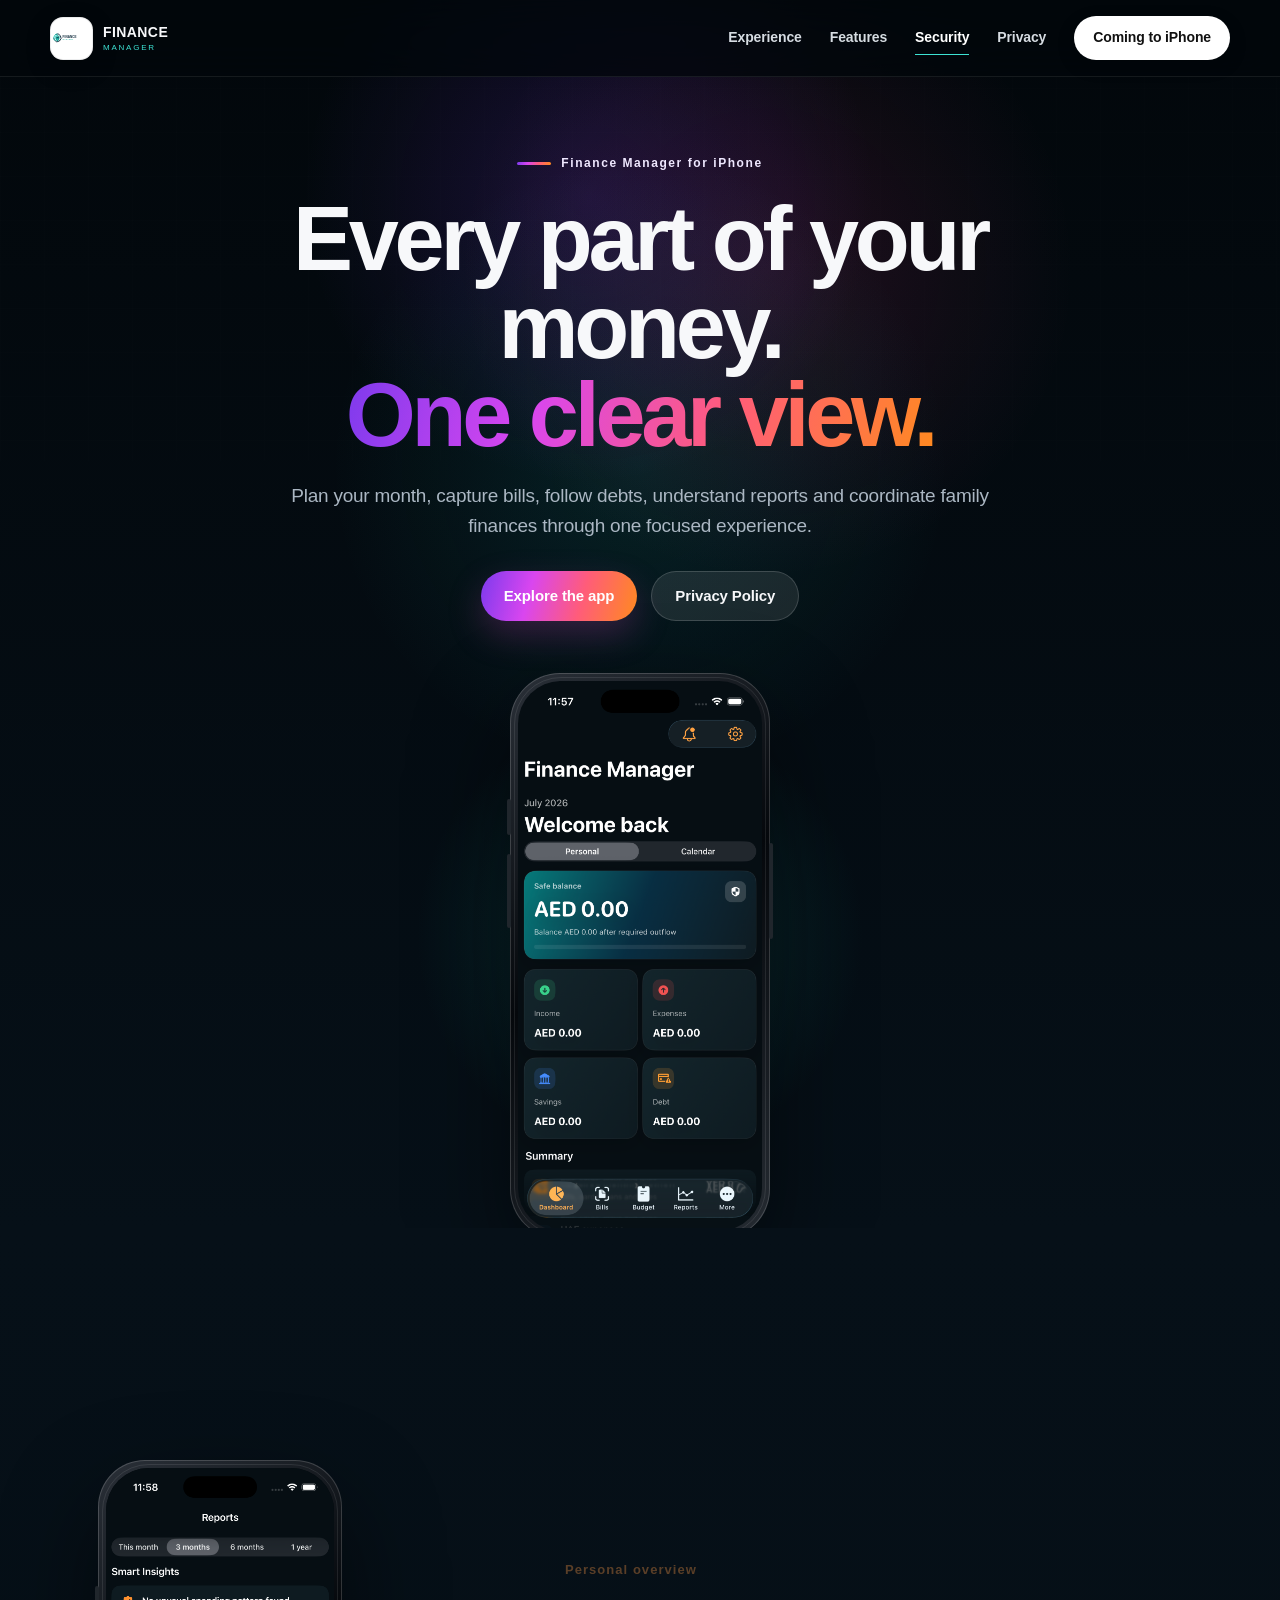
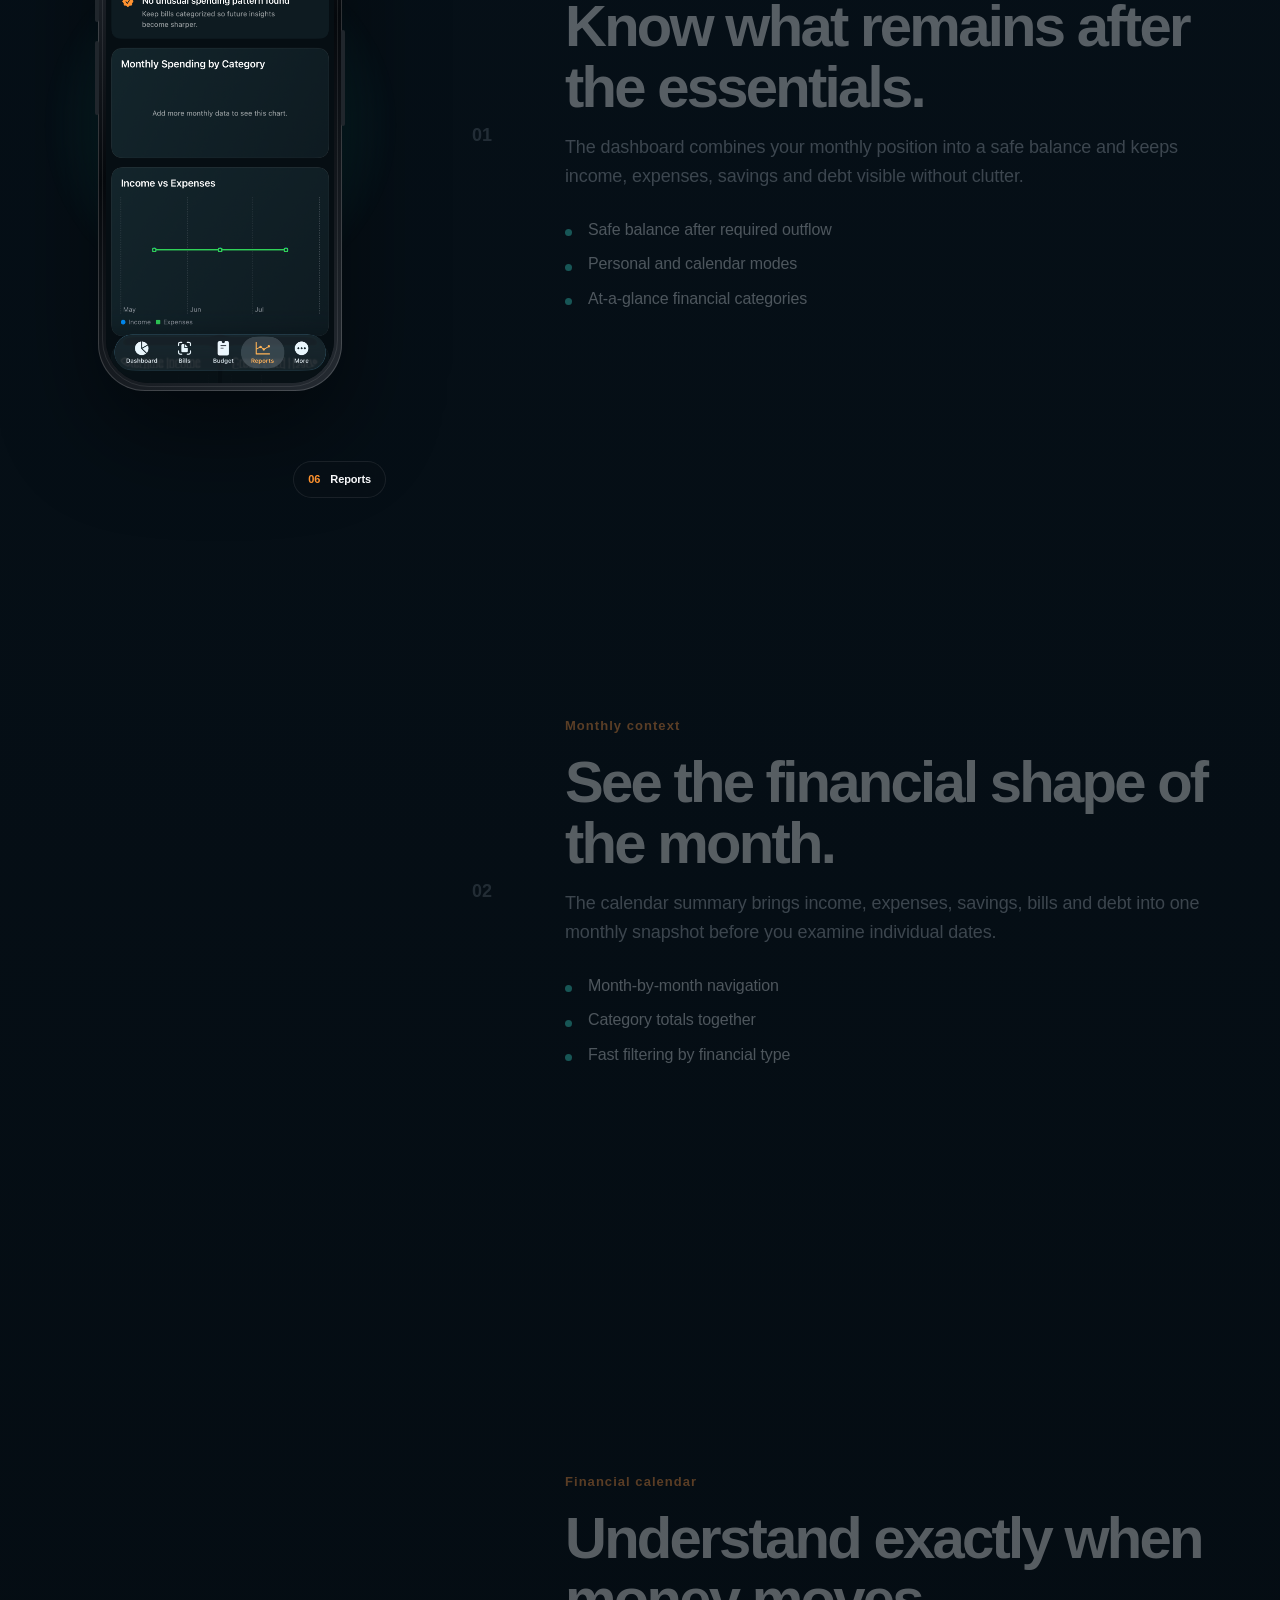
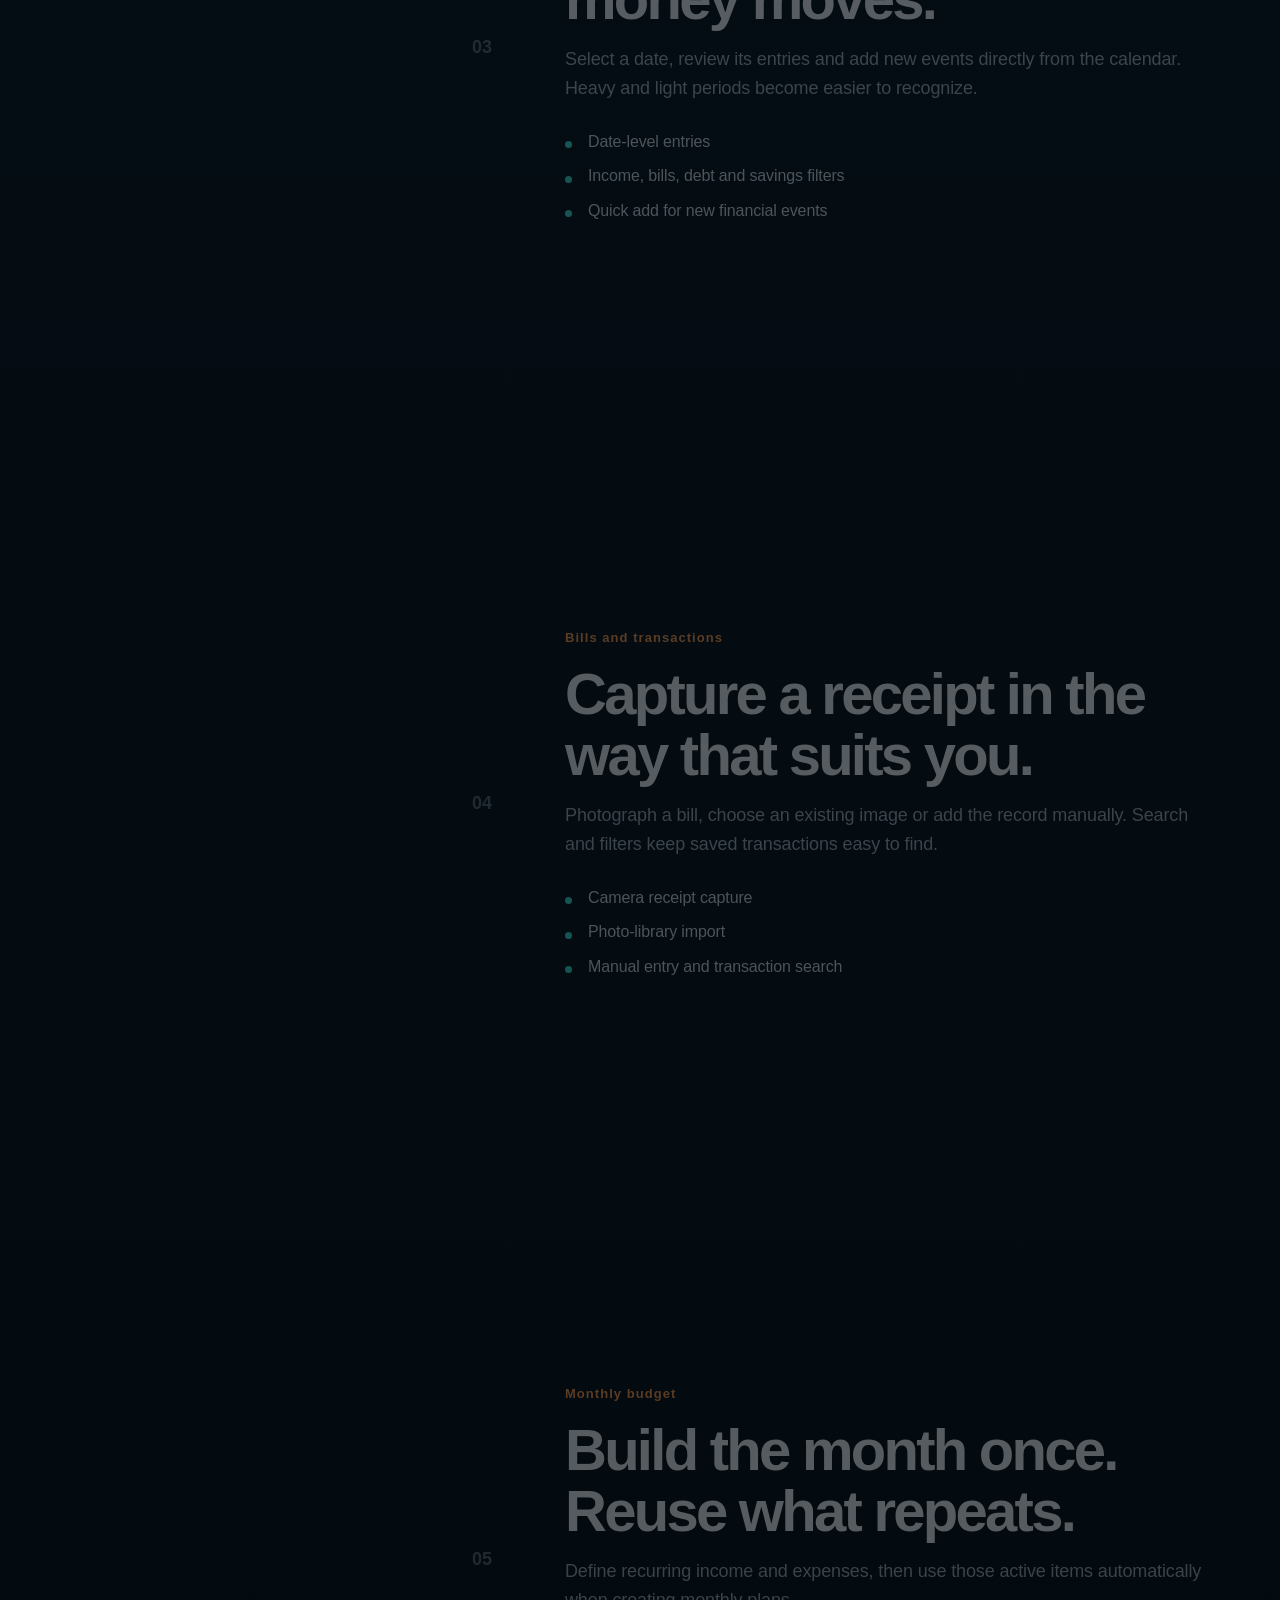
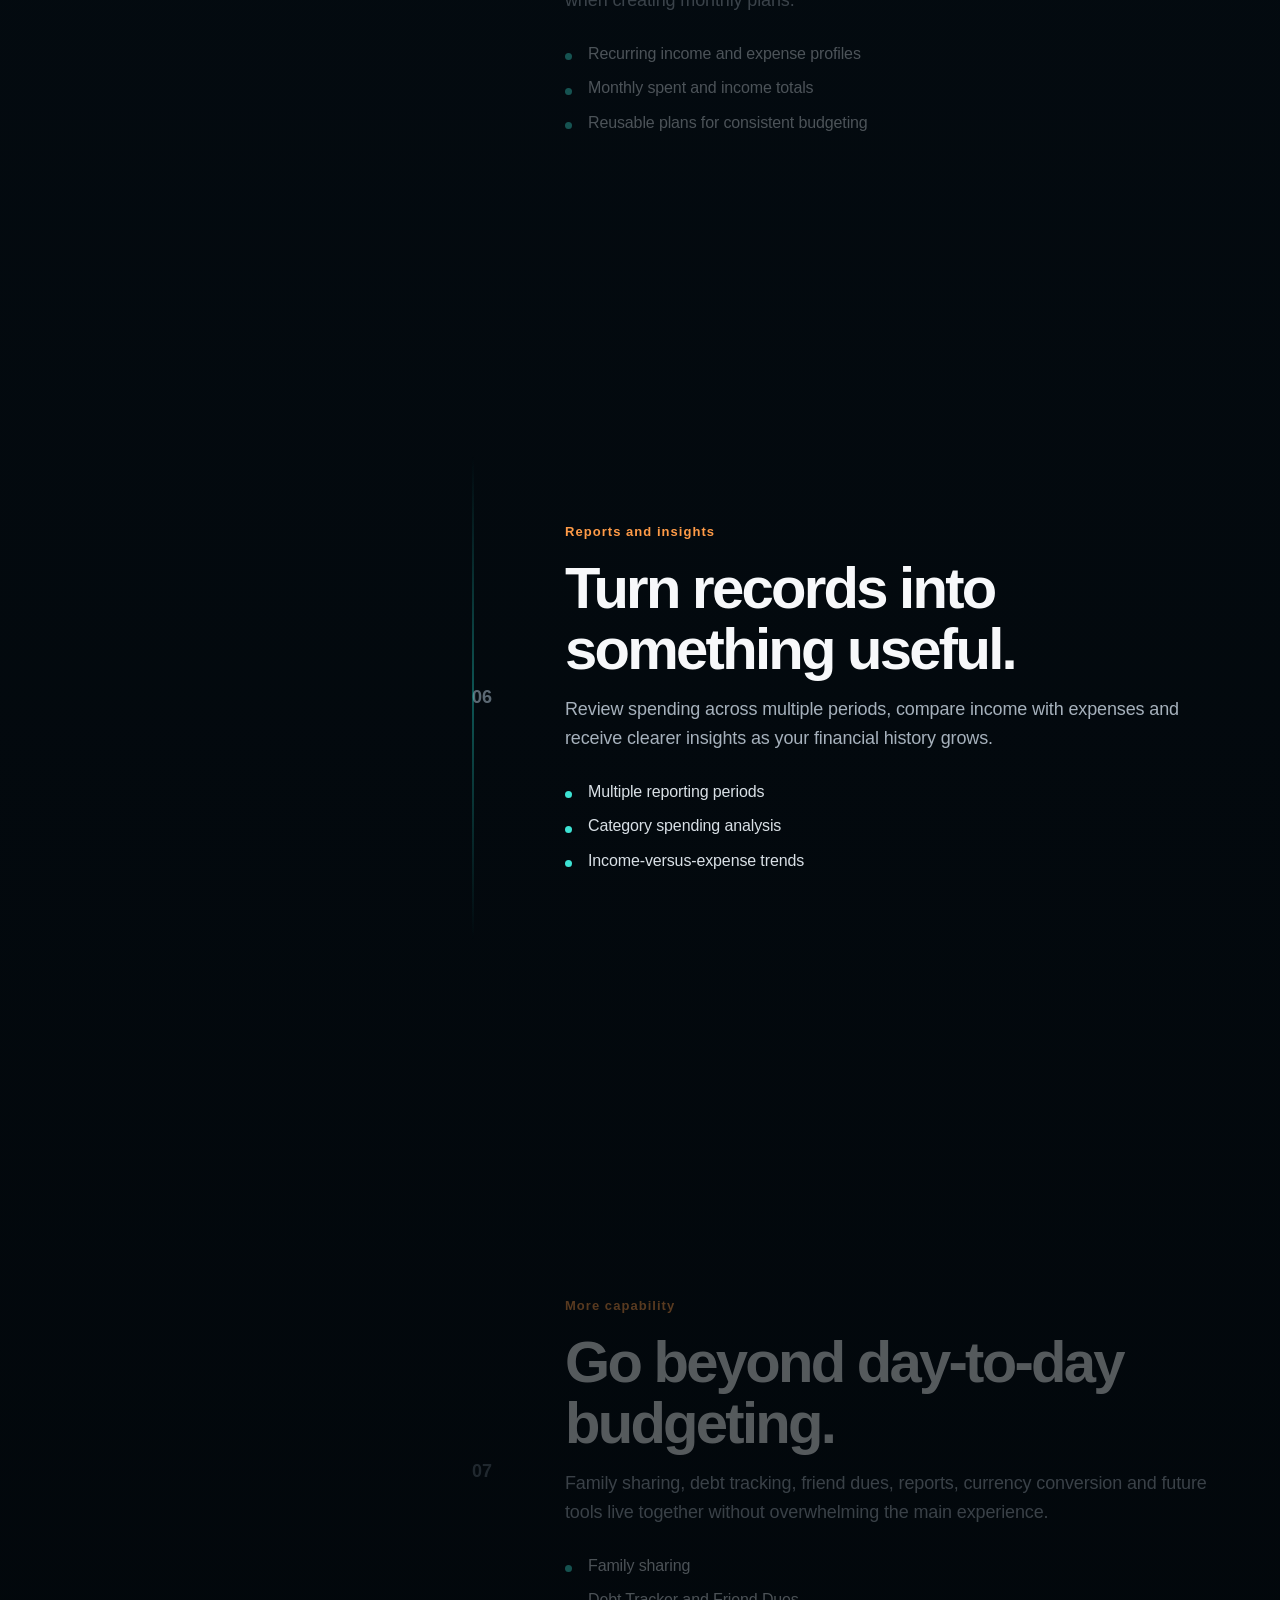
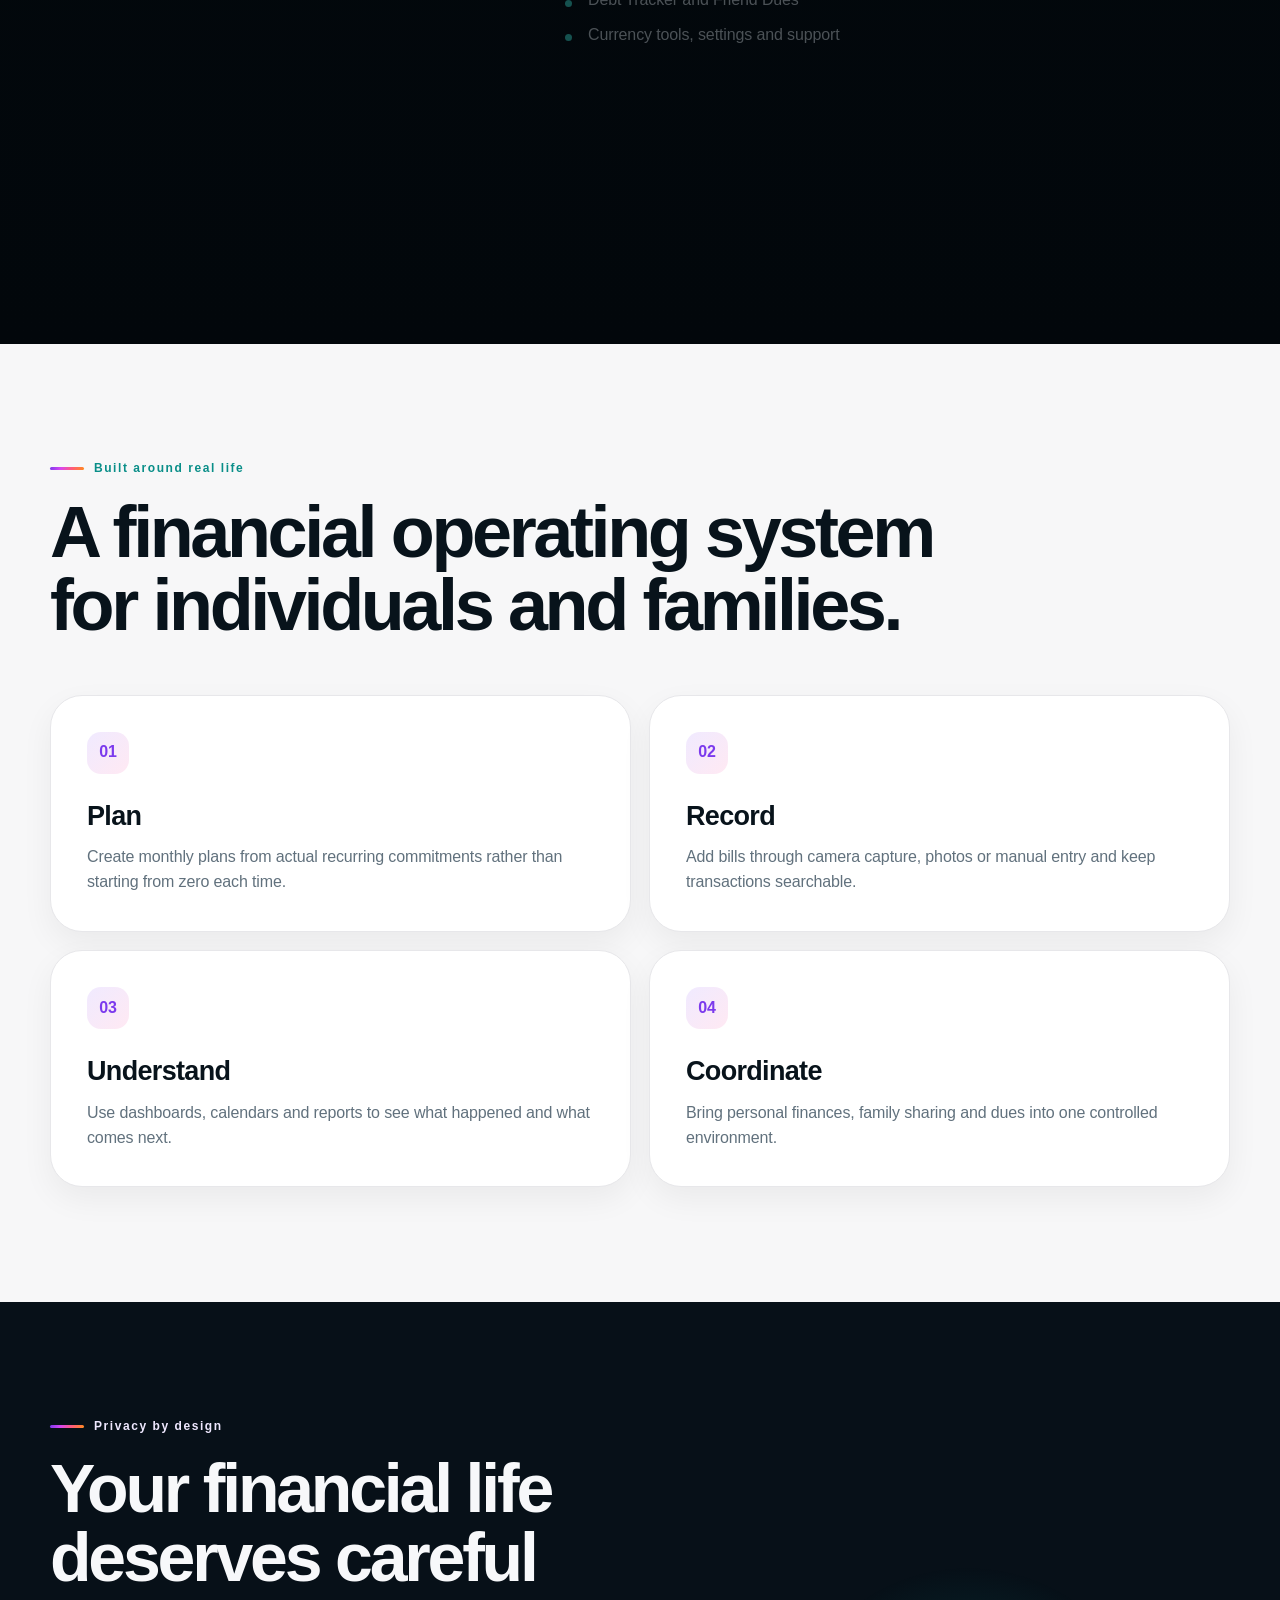
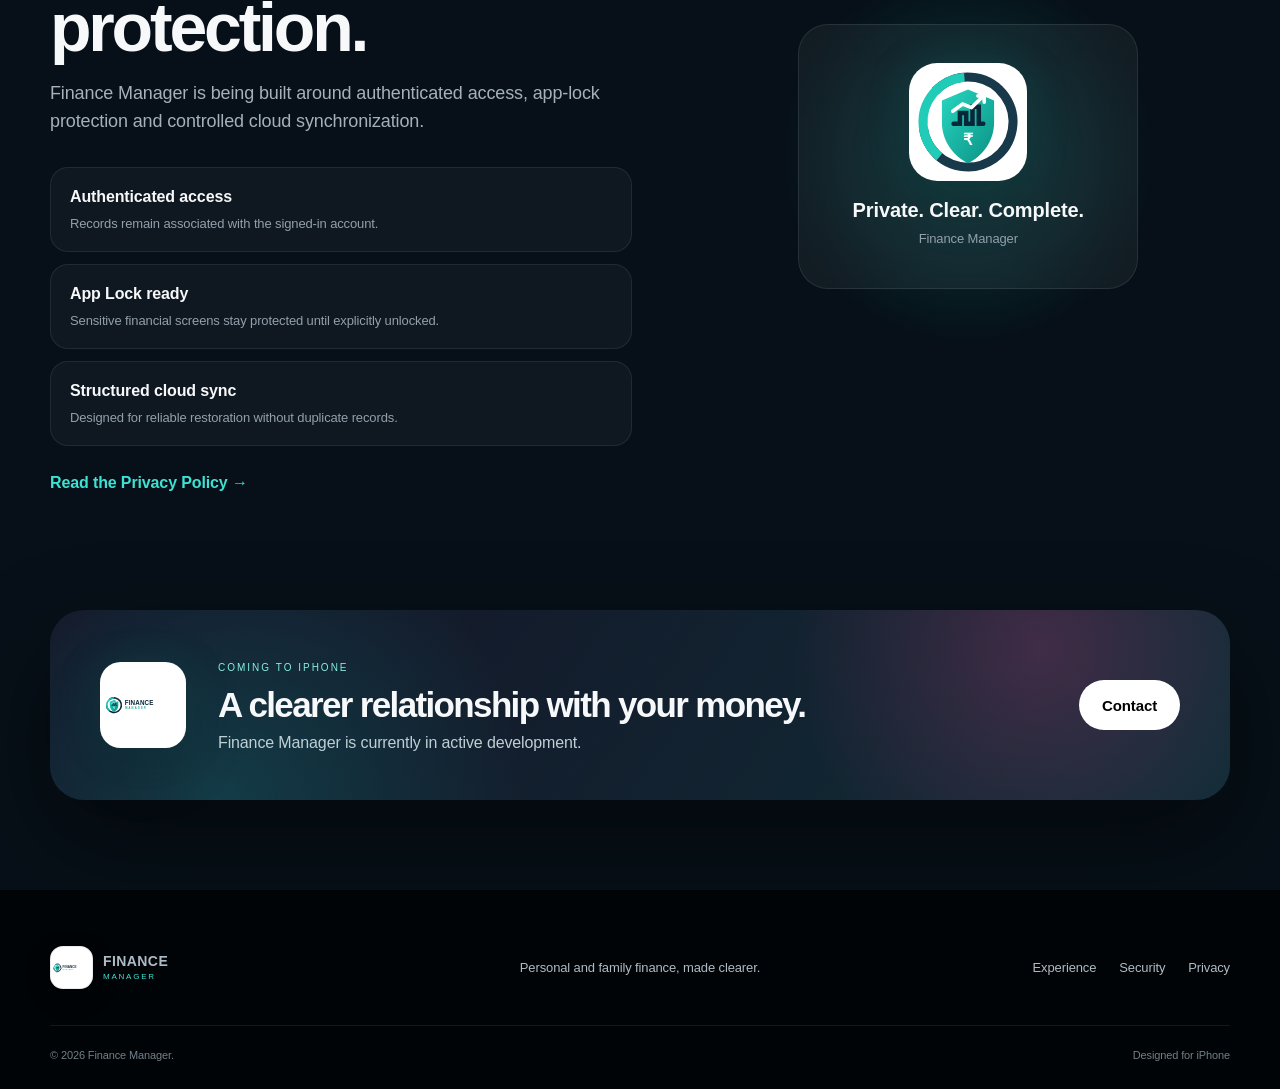
<file: index.html>
<!DOCTYPE html>
<html lang="en">
<head>
  <meta charset="UTF-8" />
  <meta name="viewport" content="width=device-width, initial-scale=1.0" />
  <meta name="description" content="Finance Manager is a private iPhone app for budgets, bills, debt, reports, recurring expenses and family finances." />
  <meta name="theme-color" content="#02070b" />
  <meta property="og:title" content="Finance Manager — Your complete financial picture" />
  <meta property="og:description" content="See Finance Manager in action through its real iPhone interface." />
  <meta property="og:type" content="website" />
  <title>Finance Manager — Your complete financial picture</title>
  <link rel="icon" href="assets/favicon.svg" type="image/svg+xml" />
  <link rel="stylesheet" href="styles.css" />
</head>
<body>
  <header class="site-header" id="top">
    <div class="container nav-wrap">
      <a class="brand" href="#top" aria-label="Finance Manager home">
        <img src="assets/logo.svg" alt="" width="42" height="42" />
        <span><strong>Finance</strong><small>Manager</small></span>
      </a>
      <button class="menu-button" aria-label="Open navigation" aria-expanded="false">☰</button>
      <nav class="nav-links" aria-label="Main navigation">
        <a href="#experience">Experience</a>
        <a href="#features">Features</a>
        <a href="#security">Security</a>
        <a href="privacy.html">Privacy</a>
        <a class="nav-cta" href="#download">Coming to iPhone</a>
      </nav>
    </div>
  </header>

  <main>
    <section class="hero">
      <div class="hero-grid-pattern"></div>
      <div class="container hero-content">
        <div class="eyebrow center"><span></span> Finance Manager for iPhone</div>
        <h1>Every part of your money.<br /><em>One clear view.</em></h1>
        <p>
          Plan your month, capture bills, follow debts, understand reports and coordinate family finances through one focused experience.
        </p>
        <div class="hero-actions">
          <a class="button primary" href="#experience">Explore the app</a>
          <a class="button ghost" href="privacy.html">Privacy Policy</a>
        </div>
      </div>
      <div class="container hero-phone-wrap">
        <div class="hero-halo"></div>
        <div class="iphone iphone-hero">
          <div class="iphone-side left-one"></div><div class="iphone-side left-two"></div><div class="iphone-side right-one"></div>
          <div class="iphone-screen"><img src="assets/screens/dashboard.png" alt="Finance Manager dashboard screen" /></div>
        </div>
      </div>
    </section>

    <section class="story" id="experience">
      <div class="container story-layout">
        <div class="phone-column">
          <div class="phone-sticky">
            <div class="phone-glow"></div>
            <div class="iphone story-phone">
              <div class="iphone-side left-one"></div><div class="iphone-side left-two"></div><div class="iphone-side right-one"></div>
              <div class="iphone-screen screen-stack" aria-live="polite">
                <img class="app-screen active" data-screen="dashboard" src="assets/screens/dashboard.png" alt="Finance Manager personal dashboard" />
                <img class="app-screen" data-screen="calendar-summary" src="assets/screens/calendar-summary.png" alt="Finance Manager calendar summary" />
                <img class="app-screen" data-screen="calendar" src="assets/screens/calendar.png" alt="Finance Manager financial calendar" />
                <img class="app-screen" data-screen="bills" src="assets/screens/bills.png" alt="Finance Manager bills and transactions" />
                <img class="app-screen" data-screen="budget" src="assets/screens/budget.png" alt="Finance Manager monthly budget" />
                <img class="app-screen" data-screen="reports" src="assets/screens/reports.png" alt="Finance Manager reports" />
                <img class="app-screen" data-screen="more" src="assets/screens/more.png" alt="Finance Manager tools and accounts" />
              </div>
            </div>
            <div class="screen-caption"><span id="screen-number">01</span><strong id="screen-name">Dashboard</strong></div>
          </div>
        </div>

        <div class="story-copy">
          <article class="story-step active" data-screen="dashboard" data-label="Dashboard" data-number="01">
            <span class="step-number">01</span>
            <div>
              <div class="step-kicker">Personal overview</div>
              <h2>Know what remains after the essentials.</h2>
              <p>The dashboard combines your monthly position into a safe balance and keeps income, expenses, savings and debt visible without clutter.</p>
              <ul><li>Safe balance after required outflow</li><li>Personal and calendar modes</li><li>At-a-glance financial categories</li></ul>
            </div>
          </article>

          <article class="story-step" data-screen="calendar-summary" data-label="Calendar Summary" data-number="02">
            <span class="step-number">02</span>
            <div>
              <div class="step-kicker">Monthly context</div>
              <h2>See the financial shape of the month.</h2>
              <p>The calendar summary brings income, expenses, savings, bills and debt into one monthly snapshot before you examine individual dates.</p>
              <ul><li>Month-by-month navigation</li><li>Category totals together</li><li>Fast filtering by financial type</li></ul>
            </div>
          </article>

          <article class="story-step" data-screen="calendar" data-label="Calendar" data-number="03">
            <span class="step-number">03</span>
            <div>
              <div class="step-kicker">Financial calendar</div>
              <h2>Understand exactly when money moves.</h2>
              <p>Select a date, review its entries and add new events directly from the calendar. Heavy and light periods become easier to recognize.</p>
              <ul><li>Date-level entries</li><li>Income, bills, debt and savings filters</li><li>Quick add for new financial events</li></ul>
            </div>
          </article>

          <article class="story-step" data-screen="bills" data-label="Bills" data-number="04">
            <span class="step-number">04</span>
            <div>
              <div class="step-kicker">Bills and transactions</div>
              <h2>Capture a receipt in the way that suits you.</h2>
              <p>Photograph a bill, choose an existing image or add the record manually. Search and filters keep saved transactions easy to find.</p>
              <ul><li>Camera receipt capture</li><li>Photo-library import</li><li>Manual entry and transaction search</li></ul>
            </div>
          </article>

          <article class="story-step" data-screen="budget" data-label="Budget" data-number="05">
            <span class="step-number">05</span>
            <div>
              <div class="step-kicker">Monthly budget</div>
              <h2>Build the month once. Reuse what repeats.</h2>
              <p>Define recurring income and expenses, then use those active items automatically when creating monthly plans.</p>
              <ul><li>Recurring income and expense profiles</li><li>Monthly spent and income totals</li><li>Reusable plans for consistent budgeting</li></ul>
            </div>
          </article>

          <article class="story-step" data-screen="reports" data-label="Reports" data-number="06">
            <span class="step-number">06</span>
            <div>
              <div class="step-kicker">Reports and insights</div>
              <h2>Turn records into something useful.</h2>
              <p>Review spending across multiple periods, compare income with expenses and receive clearer insights as your financial history grows.</p>
              <ul><li>Multiple reporting periods</li><li>Category spending analysis</li><li>Income-versus-expense trends</li></ul>
            </div>
          </article>

          <article class="story-step" data-screen="more" data-label="More" data-number="07">
            <span class="step-number">07</span>
            <div>
              <div class="step-kicker">More capability</div>
              <h2>Go beyond day-to-day budgeting.</h2>
              <p>Family sharing, debt tracking, friend dues, reports, currency conversion and future tools live together without overwhelming the main experience.</p>
              <ul><li>Family sharing</li><li>Debt Tracker and Friend Dues</li><li>Currency tools, settings and support</li></ul>
            </div>
          </article>
        </div>
      </div>
    </section>

    <section class="features" id="features">
      <div class="container">
        <div class="section-heading">
          <div class="eyebrow"><span></span> Built around real life</div>
          <h2>A financial operating system for individuals and families.</h2>
        </div>
        <div class="feature-grid">
          <article><b>01</b><h3>Plan</h3><p>Create monthly plans from actual recurring commitments rather than starting from zero each time.</p></article>
          <article><b>02</b><h3>Record</h3><p>Add bills through camera capture, photos or manual entry and keep transactions searchable.</p></article>
          <article><b>03</b><h3>Understand</h3><p>Use dashboards, calendars and reports to see what happened and what comes next.</p></article>
          <article><b>04</b><h3>Coordinate</h3><p>Bring personal finances, family sharing and dues into one controlled environment.</p></article>
        </div>
      </div>
    </section>

    <section class="security" id="security">
      <div class="container security-layout">
        <div>
          <div class="eyebrow"><span></span> Privacy by design</div>
          <h2>Your financial life deserves careful protection.</h2>
          <p>Finance Manager is being built around authenticated access, app-lock protection and controlled cloud synchronization.</p>
          <div class="security-list">
            <div><b>Authenticated access</b><span>Records remain associated with the signed-in account.</span></div>
            <div><b>App Lock ready</b><span>Sensitive financial screens stay protected until explicitly unlocked.</span></div>
            <div><b>Structured cloud sync</b><span>Designed for reliable restoration without duplicate records.</span></div>
          </div>
          <a class="text-link" href="privacy.html">Read the Privacy Policy →</a>
        </div>
        <div class="security-visual">
          <div class="orb"></div>
          <div class="security-card"><img src="assets/logo-mark.svg" alt="" /><strong>Private. Clear. Complete.</strong><span>Finance Manager</span></div>
        </div>
      </div>
    </section>

    <section class="download" id="download">
      <div class="container download-card">
        <img src="assets/logo.svg" alt="Finance Manager" />
        <div><span>COMING TO IPHONE</span><h2>A clearer relationship with your money.</h2><p>Finance Manager is currently in active development.</p></div>
        <a class="button white" href="mailto:contact@example.com">Contact</a>
      </div>
    </section>
  </main>

  <footer>
    <div class="container footer-grid">
      <a class="brand footer-brand" href="#top"><img src="assets/logo.svg" alt="" /><span><strong>Finance</strong><small>Manager</small></span></a>
      <p>Personal and family finance, made clearer.</p>
      <div class="footer-links"><a href="#experience">Experience</a><a href="#security">Security</a><a href="privacy.html">Privacy</a></div>
    </div>
    <div class="container footer-bottom"><span>© <span id="year"></span> Finance Manager.</span><span>Designed for iPhone</span></div>
  </footer>
  <script src="script.js"></script>
</body>
</html>
</file>
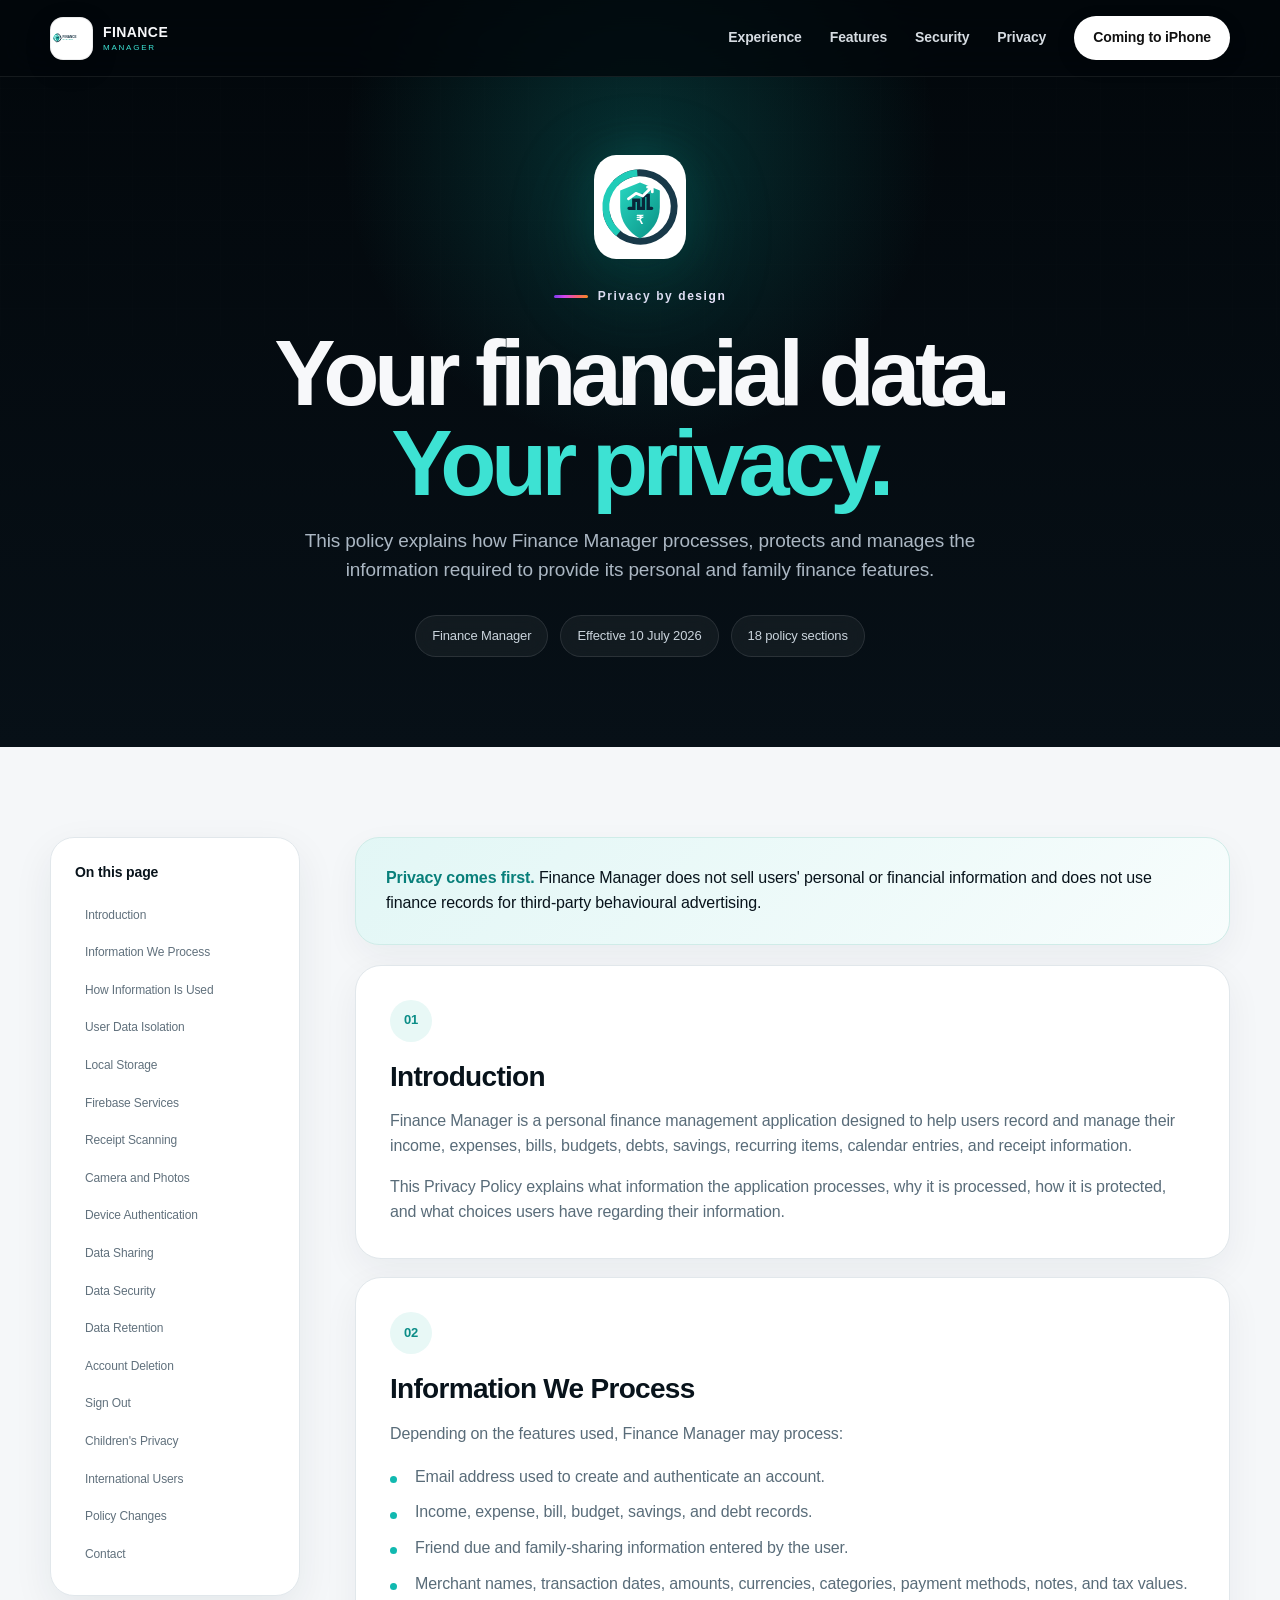
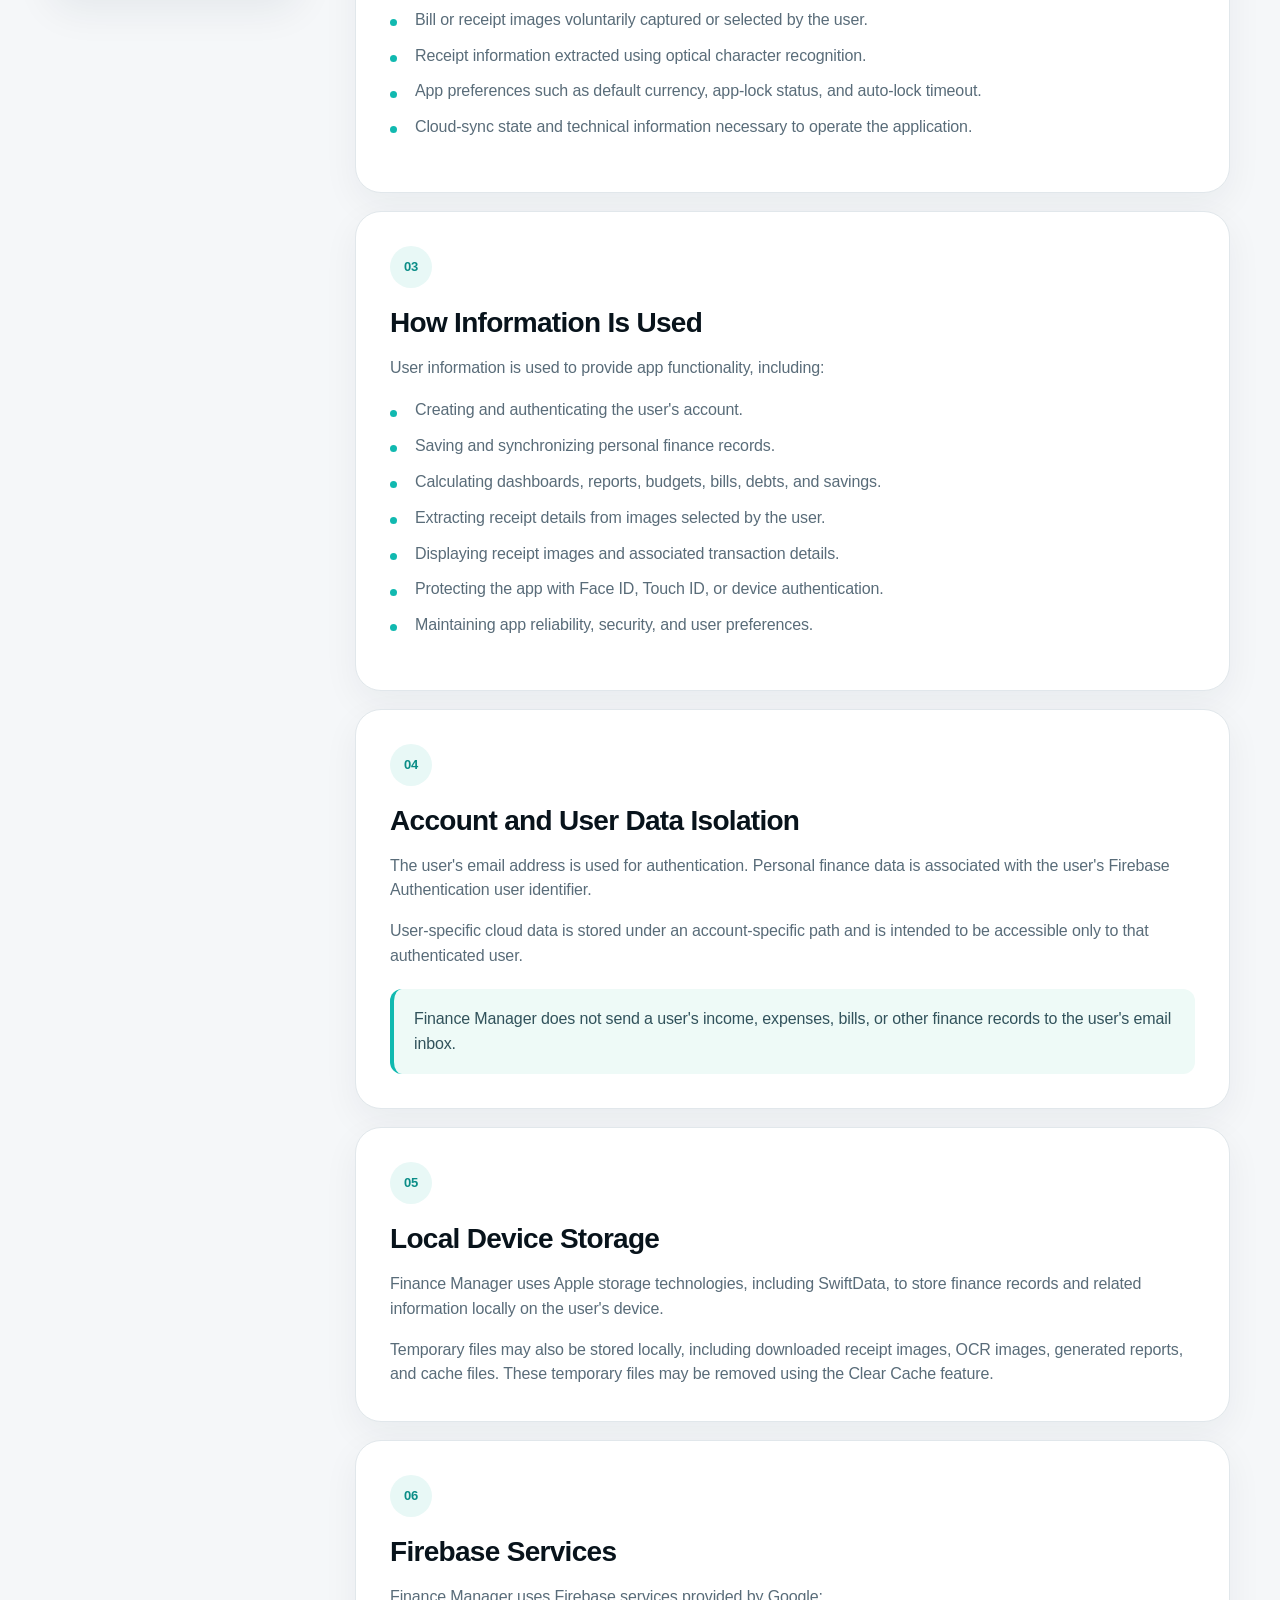
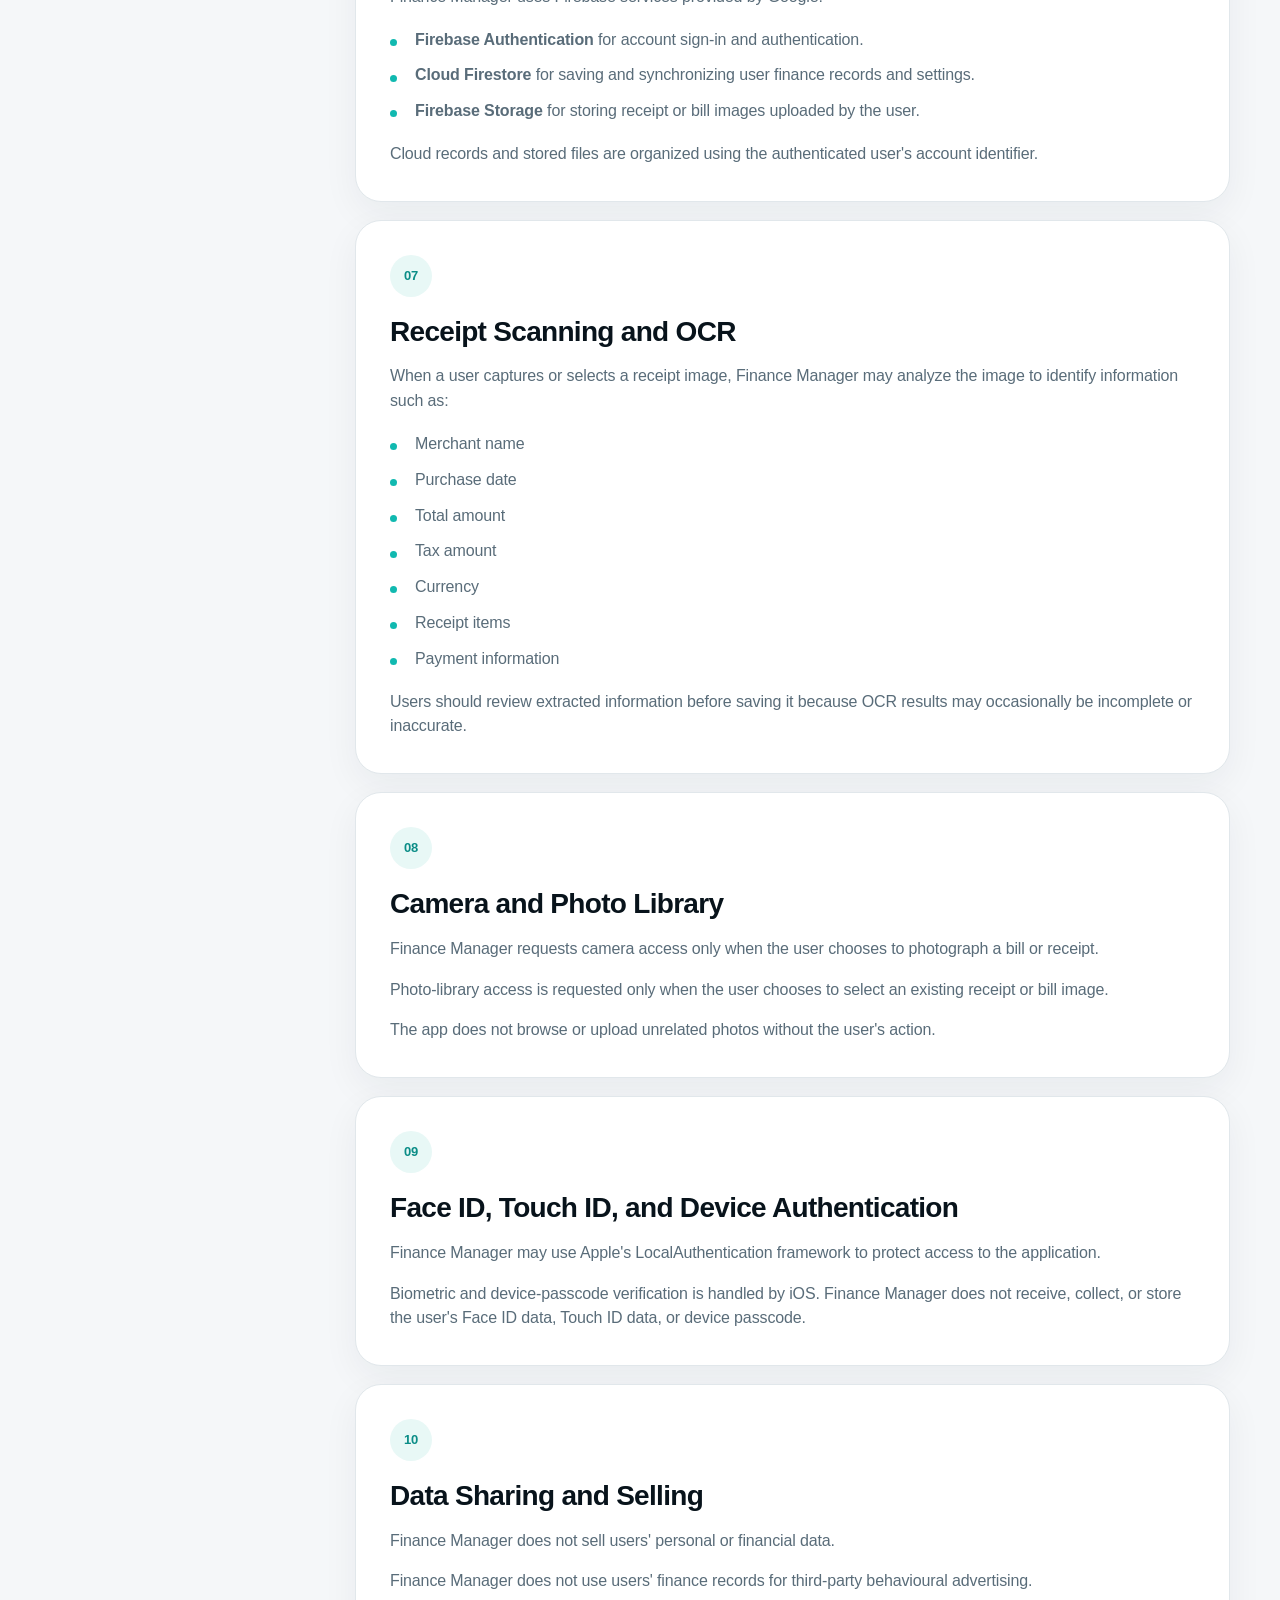
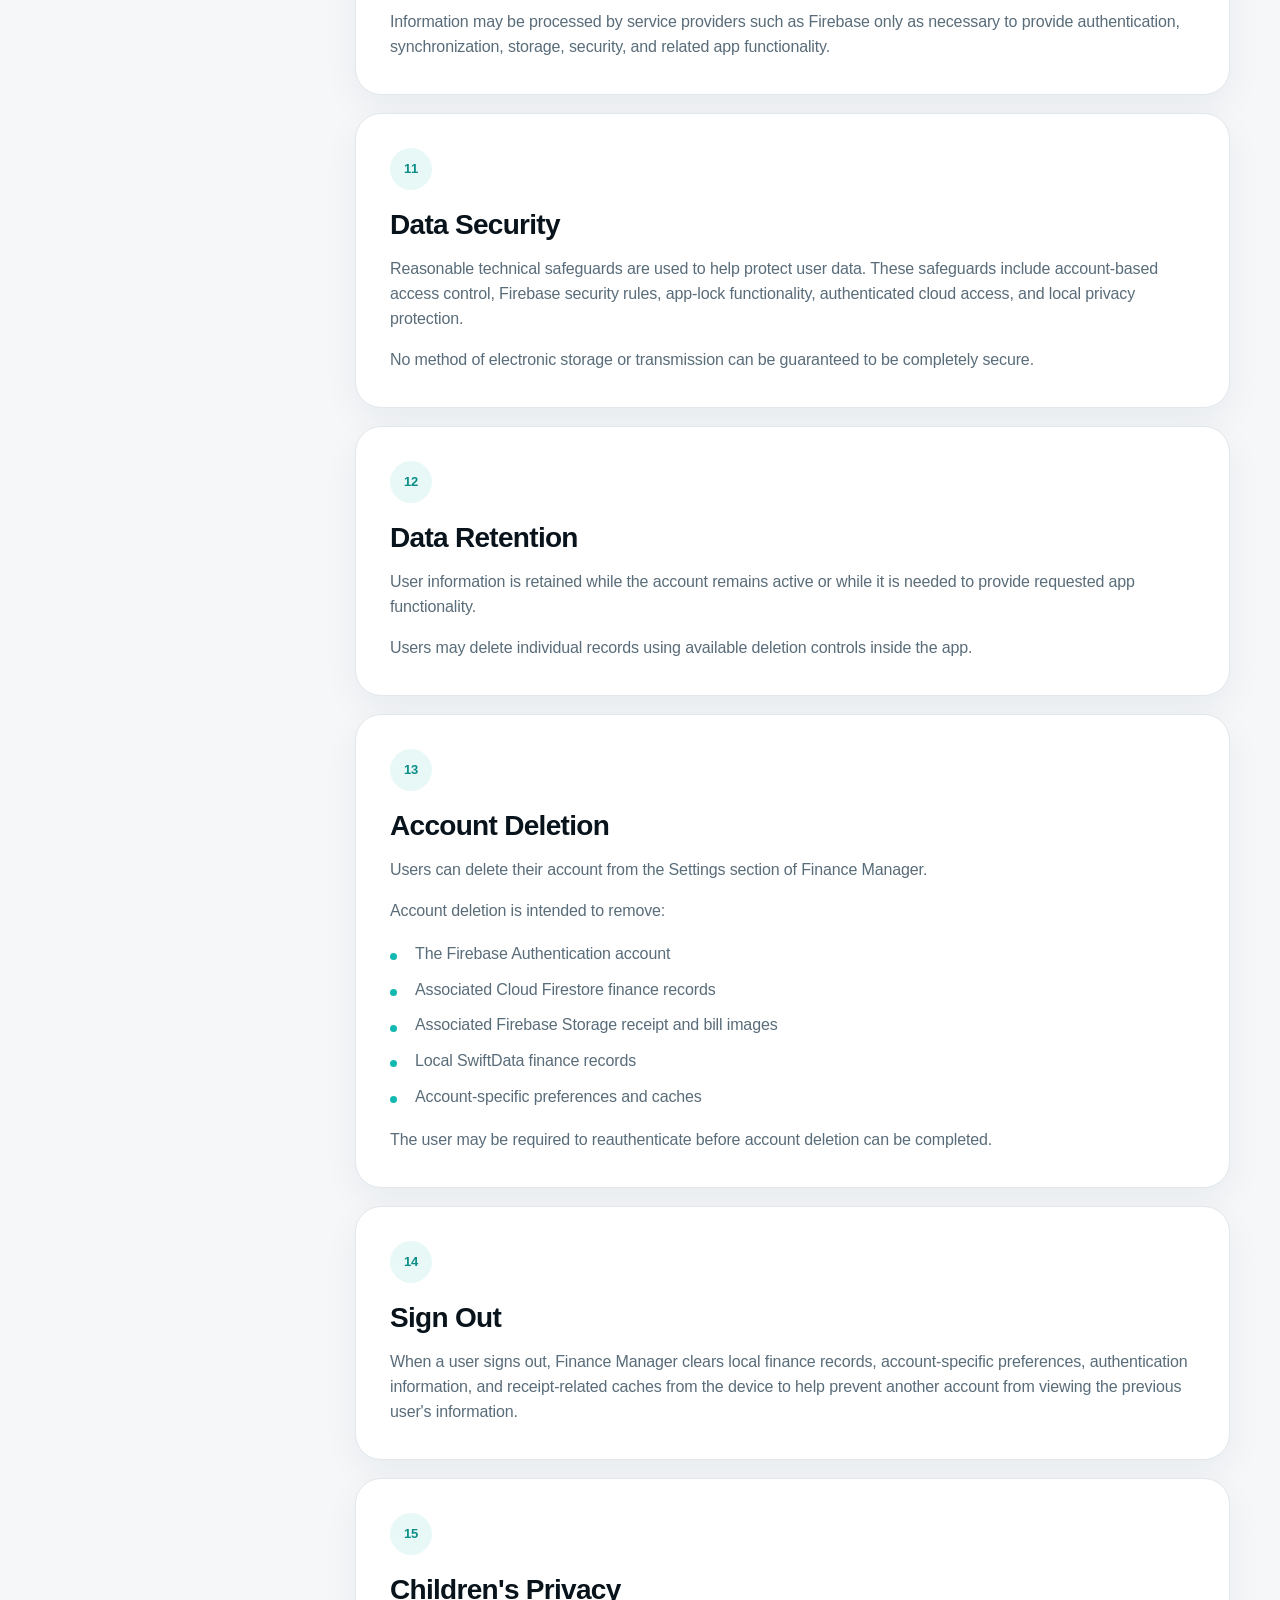
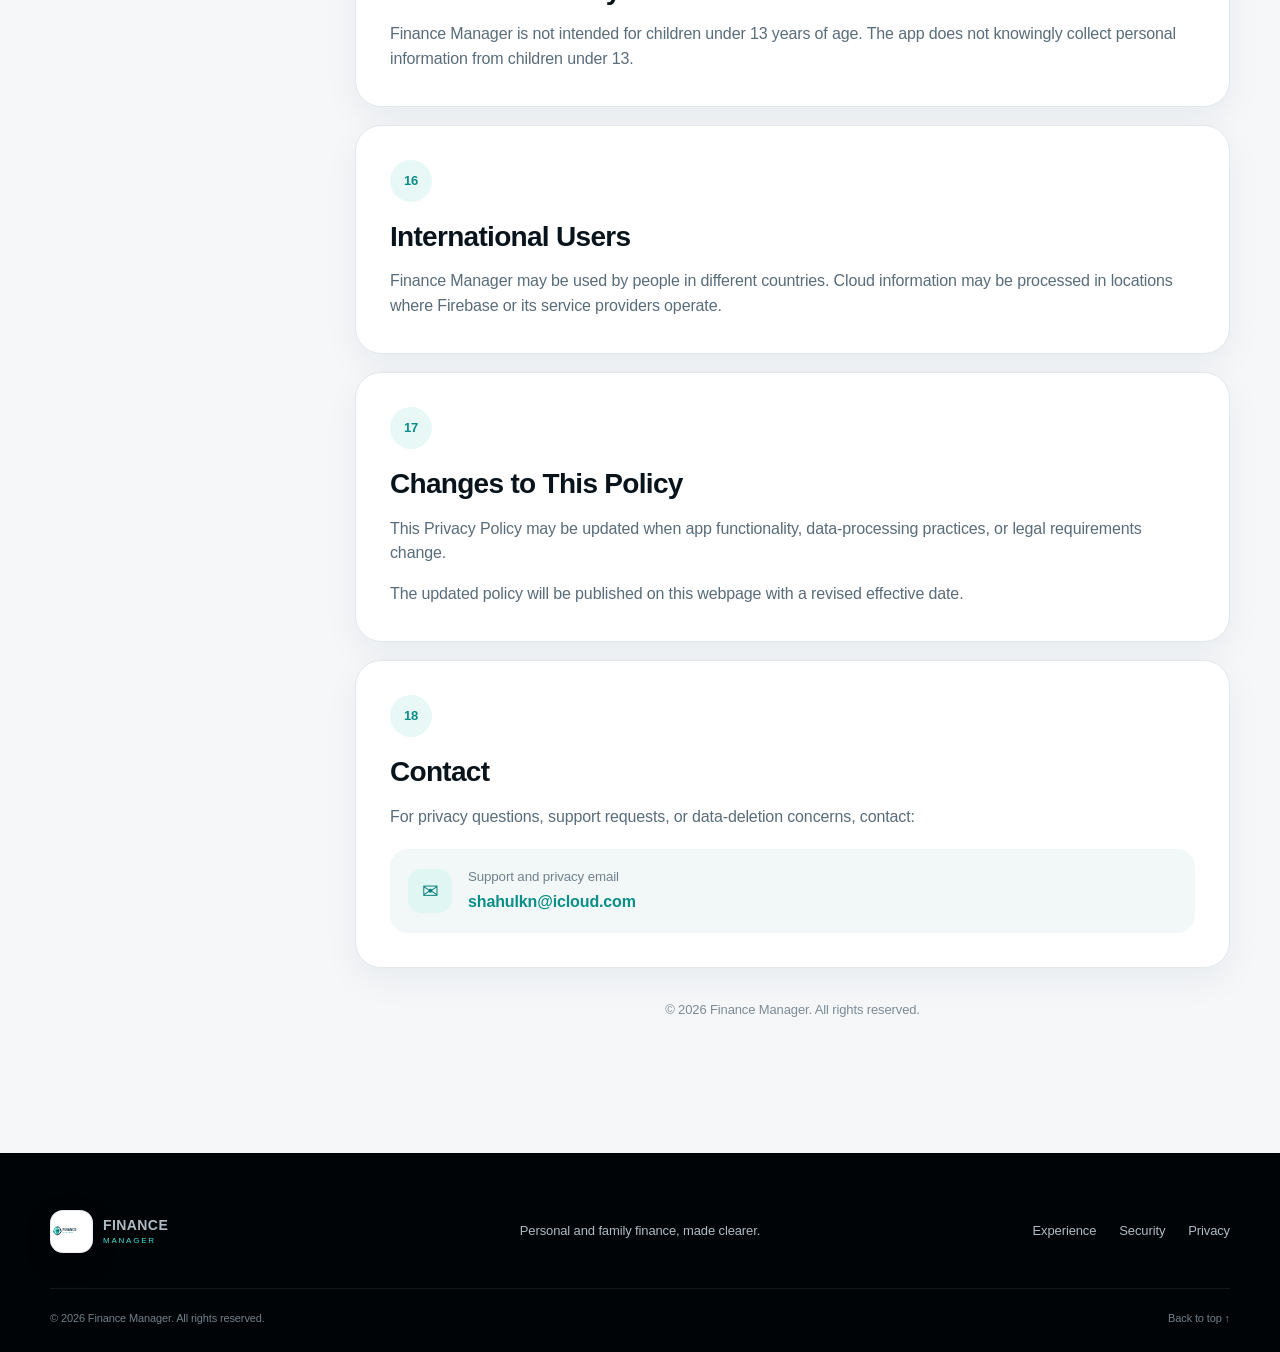
<file: privacy.html>
<!DOCTYPE html>
<html lang="en">
<head>
    <meta charset="UTF-8">
    <meta name="viewport" content="width=device-width, initial-scale=1.0">

    <title>Privacy Policy | Finance Manager</title>

    <meta
        name="description"
        content="Privacy Policy for the Finance Manager personal finance application."
    >

    <meta name="theme-color" content="#02070b">

    <link rel="icon" href="assets/favicon.svg" type="image/svg+xml">
    <link rel="stylesheet" href="styles.css">

    <style>
        .privacy-hero {
            position: relative;
            overflow: hidden;
            padding: 155px 0 90px;
            background:
                radial-gradient(
                    circle at 50% 20%,
                    rgba(17, 185, 176, 0.22),
                    transparent 34%
                ),
                linear-gradient(180deg, #02070b 0%, #071017 100%);
        }

        .privacy-hero::before {
            content: "";
            position: absolute;
            inset: 0;
            opacity: 0.22;
            background-image:
                linear-gradient(
                    rgba(255, 255, 255, 0.035) 1px,
                    transparent 1px
                ),
                linear-gradient(
                    90deg,
                    rgba(255, 255, 255, 0.035) 1px,
                    transparent 1px
                );
            background-size: 44px 44px;
            mask-image: linear-gradient(#000, transparent 90%);
            pointer-events: none;
        }

        .privacy-hero-content {
            position: relative;
            z-index: 2;
            max-width: 900px;
            text-align: center;
        }

        .privacy-hero-logo {
            width: 92px;
            margin: 0 auto 28px;
            filter: drop-shadow(0 20px 40px rgba(17, 185, 176, 0.2));
        }

        .privacy-hero h1 {
            margin: 22px 0 18px;
            font-size: clamp(52px, 8vw, 92px);
            line-height: 0.98;
            letter-spacing: -0.06em;
        }

        .privacy-hero h1 em {
            color: var(--teal2);
            font-style: normal;
        }

        .privacy-hero-description {
            max-width: 700px;
            margin: 0 auto;
            color: #abb7c3;
            font-size: 19px;
        }

        .privacy-meta {
            display: flex;
            justify-content: center;
            gap: 12px;
            flex-wrap: wrap;
            margin-top: 30px;
        }

        .privacy-meta span {
            padding: 10px 16px;
            border: 1px solid rgba(255, 255, 255, 0.1);
            border-radius: 999px;
            background: rgba(255, 255, 255, 0.05);
            color: #cad4dc;
            font-size: 13px;
            backdrop-filter: blur(12px);
        }

        .privacy-content {
            padding: 90px 0 120px;
            background: #f5f7f9;
            color: var(--ink);
        }

        .privacy-layout {
            display: grid;
            grid-template-columns: 250px minmax(0, 1fr);
            gap: 55px;
            align-items: start;
        }

        .privacy-sidebar {
            position: sticky;
            top: 105px;
        }

        .privacy-sidebar-card {
            padding: 24px;
            border: 1px solid #e1e7eb;
            border-radius: 24px;
            background: #ffffff;
            box-shadow: 0 14px 40px rgba(18, 44, 58, 0.07);
        }

        .privacy-sidebar-card strong {
            display: block;
            margin-bottom: 14px;
            color: #08131b;
            font-size: 14px;
        }

        .privacy-sidebar-card nav {
            display: grid;
            gap: 3px;
        }

        .privacy-sidebar-card a {
            padding: 8px 10px;
            border-radius: 10px;
            color: #61717d;
            font-size: 12px;
            transition:
                background 0.2s ease,
                color 0.2s ease;
        }

        .privacy-sidebar-card a:hover {
            background: #e8f8f6;
            color: #087f7a;
        }

        .privacy-document {
            min-width: 0;
        }

        .privacy-intro {
            margin-bottom: 20px;
            padding: 28px 30px;
            border: 1px solid #cfece8;
            border-radius: 24px;
            background:
                linear-gradient(
                    135deg,
                    rgba(17, 185, 176, 0.12),
                    rgba(17, 185, 176, 0.03)
                ),
                #ffffff;
            box-shadow: 0 12px 34px rgba(18, 44, 58, 0.05);
        }

        .privacy-intro strong {
            color: #087f7a;
        }

        .policy-section {
            margin-bottom: 18px;
            padding: 34px;
            scroll-margin-top: 105px;
            border: 1px solid #e1e7eb;
            border-radius: 26px;
            background: #ffffff;
            box-shadow: 0 12px 36px rgba(18, 44, 58, 0.055);
        }

        .policy-section-number {
            display: inline-grid;
            width: 42px;
            height: 42px;
            margin-bottom: 18px;
            place-items: center;
            border-radius: 50%;
            background: #e8f8f6;
            color: #0b8d87;
            font-size: 13px;
            font-weight: 800;
        }

        .policy-section h2 {
            margin: 0 0 16px;
            color: #08131b;
            font-size: clamp(22px, 3vw, 28px);
            line-height: 1.2;
            letter-spacing: -0.025em;
        }

        .policy-section p {
            margin: 0 0 16px;
            color: #596c79;
        }

        .policy-section p:last-child {
            margin-bottom: 0;
        }

        .policy-section ul {
            margin: 18px 0;
            padding: 0;
            list-style: none;
        }

        .policy-section li {
            position: relative;
            margin-bottom: 11px;
            padding-left: 25px;
            color: #596c79;
        }

        .policy-section li::before {
            content: "";
            position: absolute;
            top: 0.7em;
            left: 0;
            width: 7px;
            height: 7px;
            border-radius: 50%;
            background: var(--teal);
        }

        .policy-section a {
            color: #098e88;
            font-weight: 750;
            word-break: break-word;
        }

        .policy-section a:hover {
            text-decoration: underline;
        }

        .privacy-notice {
            margin-top: 20px;
            padding: 18px 20px;
            border-left: 4px solid var(--teal);
            border-radius: 12px;
            background: #eefaf7;
            color: #31525b;
        }

        .privacy-contact-card {
            display: flex;
            gap: 16px;
            align-items: center;
            margin-top: 20px;
            padding: 18px;
            border-radius: 18px;
            background: #f2f8f8;
        }

        .privacy-contact-icon {
            display: grid;
            flex: 0 0 auto;
            width: 44px;
            height: 44px;
            place-items: center;
            border-radius: 14px;
            background: #dff6f3;
            color: #087f7a;
            font-size: 20px;
        }

        .privacy-contact-card div {
            display: grid;
            gap: 2px;
        }

        .privacy-contact-card small {
            color: #71818c;
        }

        .privacy-footer-note {
            margin-top: 32px;
            color: #7d8b95;
            text-align: center;
            font-size: 13px;
        }

        @media (max-width: 900px) {
            .privacy-layout {
                grid-template-columns: 1fr;
                gap: 28px;
            }

            .privacy-sidebar {
                position: static;
            }

            .privacy-sidebar-card nav {
                grid-template-columns: repeat(2, minmax(0, 1fr));
            }
        }

        @media (max-width: 760px) {
            .privacy-hero {
                padding: 130px 0 70px;
            }

            .privacy-hero h1 {
                font-size: 52px;
            }

            .privacy-hero-description {
                font-size: 17px;
            }

            .privacy-content {
                padding: 60px 0 85px;
            }

            .privacy-sidebar-card {
                display: none;
            }

            .policy-section {
                padding: 25px 22px;
                border-radius: 22px;
            }

            .privacy-intro {
                padding: 24px 22px;
            }
        }
    </style>
</head>

<body>

<header class="site-header" id="top">
    <div class="container nav-wrap">

        <a class="brand" href="index.html" aria-label="Finance Manager home">
            <img
                src="assets/logo.svg"
                alt=""
                width="42"
                height="42"
            >

            <span>
                <strong>Finance</strong>
                <small>Manager</small>
            </span>
        </a>

        <button
            class="menu-button"
            aria-label="Open navigation"
            aria-expanded="false"
        >
            ☰
        </button>

        <nav class="nav-links" aria-label="Main navigation">
            <a href="index.html#experience">Experience</a>
            <a href="index.html#features">Features</a>
            <a href="index.html#security">Security</a>
            <a href="privacy.html">Privacy</a>
            <a class="nav-cta" href="index.html#download">
                Coming to iPhone
            </a>
        </nav>

    </div>
</header>

<main>

    <section class="privacy-hero">

        <div class="container privacy-hero-content">

            <img
                class="privacy-hero-logo"
                src="assets/logo-mark.svg"
                alt="Finance Manager"
            >

            <div class="eyebrow center">
                <span></span>
                Privacy by design
            </div>

            <h1>
                Your financial data.<br>
                <em>Your privacy.</em>
            </h1>

            <p class="privacy-hero-description">
                This policy explains how Finance Manager processes,
                protects and manages the information required to provide
                its personal and family finance features.
            </p>

            <div class="privacy-meta">
                <span>Finance Manager</span>
                <span>Effective 10 July 2026</span>
                <span>18 policy sections</span>
            </div>

        </div>

    </section>

    <section class="privacy-content">

        <div class="container privacy-layout">

            <aside class="privacy-sidebar">

                <div class="privacy-sidebar-card">

                    <strong>On this page</strong>

                    <nav aria-label="Privacy policy sections">
                        <a href="#introduction">Introduction</a>
                        <a href="#information">Information We Process</a>
                        <a href="#usage">How Information Is Used</a>
                        <a href="#isolation">User Data Isolation</a>
                        <a href="#local-storage">Local Storage</a>
                        <a href="#firebase">Firebase Services</a>
                        <a href="#ocr">Receipt Scanning</a>
                        <a href="#camera">Camera and Photos</a>
                        <a href="#authentication">Device Authentication</a>
                        <a href="#sharing">Data Sharing</a>
                        <a href="#security">Data Security</a>
                        <a href="#retention">Data Retention</a>
                        <a href="#account-deletion">Account Deletion</a>
                        <a href="#sign-out">Sign Out</a>
                        <a href="#children">Children's Privacy</a>
                        <a href="#international">International Users</a>
                        <a href="#changes">Policy Changes</a>
                        <a href="#contact">Contact</a>
                    </nav>

                </div>

            </aside>

            <div class="privacy-document">

                <div class="privacy-intro">
                    <strong>Privacy comes first.</strong>
                    Finance Manager does not sell users' personal or
                    financial information and does not use finance records
                    for third-party behavioural advertising.
                </div>

                <article class="policy-section" id="introduction">

                    <span class="policy-section-number">01</span>

                    <h2>Introduction</h2>

                    <p>
                        Finance Manager is a personal finance management
                        application designed to help users record and manage
                        their income, expenses, bills, budgets, debts,
                        savings, recurring items, calendar entries, and
                        receipt information.
                    </p>

                    <p>
                        This Privacy Policy explains what information the
                        application processes, why it is processed, how it
                        is protected, and what choices users have regarding
                        their information.
                    </p>

                </article>

                <article class="policy-section" id="information">

                    <span class="policy-section-number">02</span>

                    <h2>Information We Process</h2>

                    <p>
                        Depending on the features used, Finance Manager may
                        process:
                    </p>

                    <ul>
                        <li>
                            Email address used to create and authenticate
                            an account.
                        </li>

                        <li>
                            Income, expense, bill, budget, savings, and debt
                            records.
                        </li>

                        <li>
                            Friend due and family-sharing information
                            entered by the user.
                        </li>

                        <li>
                            Merchant names, transaction dates, amounts,
                            currencies, categories, payment methods, notes,
                            and tax values.
                        </li>

                        <li>
                            Bill or receipt images voluntarily captured or
                            selected by the user.
                        </li>

                        <li>
                            Receipt information extracted using optical
                            character recognition.
                        </li>

                        <li>
                            App preferences such as default currency,
                            app-lock status, and auto-lock timeout.
                        </li>

                        <li>
                            Cloud-sync state and technical information
                            necessary to operate the application.
                        </li>
                    </ul>

                </article>

                <article class="policy-section" id="usage">

                    <span class="policy-section-number">03</span>

                    <h2>How Information Is Used</h2>

                    <p>
                        User information is used to provide app
                        functionality, including:
                    </p>

                    <ul>
                        <li>
                            Creating and authenticating the user's account.
                        </li>

                        <li>
                            Saving and synchronizing personal finance
                            records.
                        </li>

                        <li>
                            Calculating dashboards, reports, budgets,
                            bills, debts, and savings.
                        </li>

                        <li>
                            Extracting receipt details from images selected
                            by the user.
                        </li>

                        <li>
                            Displaying receipt images and associated
                            transaction details.
                        </li>

                        <li>
                            Protecting the app with Face ID, Touch ID, or
                            device authentication.
                        </li>

                        <li>
                            Maintaining app reliability, security, and user
                            preferences.
                        </li>
                    </ul>

                </article>

                <article class="policy-section" id="isolation">

                    <span class="policy-section-number">04</span>

                    <h2>Account and User Data Isolation</h2>

                    <p>
                        The user's email address is used for authentication.
                        Personal finance data is associated with the user's
                        Firebase Authentication user identifier.
                    </p>

                    <p>
                        User-specific cloud data is stored under an
                        account-specific path and is intended to be
                        accessible only to that authenticated user.
                    </p>

                    <div class="privacy-notice">
                        Finance Manager does not send a user's income,
                        expenses, bills, or other finance records to the
                        user's email inbox.
                    </div>

                </article>

                <article class="policy-section" id="local-storage">

                    <span class="policy-section-number">05</span>

                    <h2>Local Device Storage</h2>

                    <p>
                        Finance Manager uses Apple storage technologies,
                        including SwiftData, to store finance records and
                        related information locally on the user's device.
                    </p>

                    <p>
                        Temporary files may also be stored locally,
                        including downloaded receipt images, OCR images,
                        generated reports, and cache files. These temporary
                        files may be removed using the Clear Cache feature.
                    </p>

                </article>

                <article class="policy-section" id="firebase">

                    <span class="policy-section-number">06</span>

                    <h2>Firebase Services</h2>

                    <p>
                        Finance Manager uses Firebase services provided by
                        Google:
                    </p>

                    <ul>
                        <li>
                            <strong>Firebase Authentication</strong> for
                            account sign-in and authentication.
                        </li>

                        <li>
                            <strong>Cloud Firestore</strong> for saving and
                            synchronizing user finance records and settings.
                        </li>

                        <li>
                            <strong>Firebase Storage</strong> for storing
                            receipt or bill images uploaded by the user.
                        </li>
                    </ul>

                    <p>
                        Cloud records and stored files are organized using
                        the authenticated user's account identifier.
                    </p>

                </article>

                <article class="policy-section" id="ocr">

                    <span class="policy-section-number">07</span>

                    <h2>Receipt Scanning and OCR</h2>

                    <p>
                        When a user captures or selects a receipt image,
                        Finance Manager may analyze the image to identify
                        information such as:
                    </p>

                    <ul>
                        <li>Merchant name</li>
                        <li>Purchase date</li>
                        <li>Total amount</li>
                        <li>Tax amount</li>
                        <li>Currency</li>
                        <li>Receipt items</li>
                        <li>Payment information</li>
                    </ul>

                    <p>
                        Users should review extracted information before
                        saving it because OCR results may occasionally be
                        incomplete or inaccurate.
                    </p>

                </article>

                <article class="policy-section" id="camera">

                    <span class="policy-section-number">08</span>

                    <h2>Camera and Photo Library</h2>

                    <p>
                        Finance Manager requests camera access only when
                        the user chooses to photograph a bill or receipt.
                    </p>

                    <p>
                        Photo-library access is requested only when the user
                        chooses to select an existing receipt or bill image.
                    </p>

                    <p>
                        The app does not browse or upload unrelated photos
                        without the user's action.
                    </p>

                </article>

                <article class="policy-section" id="authentication">

                    <span class="policy-section-number">09</span>

                    <h2>Face ID, Touch ID, and Device Authentication</h2>

                    <p>
                        Finance Manager may use Apple's LocalAuthentication
                        framework to protect access to the application.
                    </p>

                    <p>
                        Biometric and device-passcode verification is
                        handled by iOS. Finance Manager does not receive,
                        collect, or store the user's Face ID data, Touch ID
                        data, or device passcode.
                    </p>

                </article>

                <article class="policy-section" id="sharing">

                    <span class="policy-section-number">10</span>

                    <h2>Data Sharing and Selling</h2>

                    <p>
                        Finance Manager does not sell users' personal or
                        financial data.
                    </p>

                    <p>
                        Finance Manager does not use users' finance records
                        for third-party behavioural advertising.
                    </p>

                    <p>
                        Information may be processed by service providers
                        such as Firebase only as necessary to provide
                        authentication, synchronization, storage, security,
                        and related app functionality.
                    </p>

                </article>

                <article class="policy-section" id="security">

                    <span class="policy-section-number">11</span>

                    <h2>Data Security</h2>

                    <p>
                        Reasonable technical safeguards are used to help
                        protect user data. These safeguards include
                        account-based access control, Firebase security
                        rules, app-lock functionality, authenticated cloud
                        access, and local privacy protection.
                    </p>

                    <p>
                        No method of electronic storage or transmission can
                        be guaranteed to be completely secure.
                    </p>

                </article>

                <article class="policy-section" id="retention">

                    <span class="policy-section-number">12</span>

                    <h2>Data Retention</h2>

                    <p>
                        User information is retained while the account
                        remains active or while it is needed to provide
                        requested app functionality.
                    </p>

                    <p>
                        Users may delete individual records using available
                        deletion controls inside the app.
                    </p>

                </article>

                <article class="policy-section" id="account-deletion">

                    <span class="policy-section-number">13</span>

                    <h2>Account Deletion</h2>

                    <p>
                        Users can delete their account from the Settings
                        section of Finance Manager.
                    </p>

                    <p>
                        Account deletion is intended to remove:
                    </p>

                    <ul>
                        <li>The Firebase Authentication account</li>
                        <li>
                            Associated Cloud Firestore finance records
                        </li>
                        <li>
                            Associated Firebase Storage receipt and bill
                            images
                        </li>
                        <li>Local SwiftData finance records</li>
                        <li>
                            Account-specific preferences and caches
                        </li>
                    </ul>

                    <p>
                        The user may be required to reauthenticate before
                        account deletion can be completed.
                    </p>

                </article>

                <article class="policy-section" id="sign-out">

                    <span class="policy-section-number">14</span>

                    <h2>Sign Out</h2>

                    <p>
                        When a user signs out, Finance Manager clears local
                        finance records, account-specific preferences,
                        authentication information, and receipt-related
                        caches from the device to help prevent another
                        account from viewing the previous user's
                        information.
                    </p>

                </article>

                <article class="policy-section" id="children">

                    <span class="policy-section-number">15</span>

                    <h2>Children's Privacy</h2>

                    <p>
                        Finance Manager is not intended for children under
                        13 years of age. The app does not knowingly collect
                        personal information from children under 13.
                    </p>

                </article>

                <article class="policy-section" id="international">

                    <span class="policy-section-number">16</span>

                    <h2>International Users</h2>

                    <p>
                        Finance Manager may be used by people in different
                        countries. Cloud information may be processed in
                        locations where Firebase or its service providers
                        operate.
                    </p>

                </article>

                <article class="policy-section" id="changes">

                    <span class="policy-section-number">17</span>

                    <h2>Changes to This Policy</h2>

                    <p>
                        This Privacy Policy may be updated when app
                        functionality, data-processing practices, or legal
                        requirements change.
                    </p>

                    <p>
                        The updated policy will be published on this
                        webpage with a revised effective date.
                    </p>

                </article>

                <article class="policy-section" id="contact">

                    <span class="policy-section-number">18</span>

                    <h2>Contact</h2>

                    <p>
                        For privacy questions, support requests, or
                        data-deletion concerns, contact:
                    </p>

                    <div class="privacy-contact-card">

                        <span class="privacy-contact-icon">✉</span>

                        <div>
                            <small>Support and privacy email</small>

                            <a href="mailto:shahulkn@icloud.com">
                                shahulkn@icloud.com
                            </a>
                        </div>

                    </div>

                </article>

                <p class="privacy-footer-note">
                    © 2026 Finance Manager. All rights reserved.
                </p>

            </div>

        </div>

    </section>

</main>

<footer>

    <div class="container footer-grid">

        <a class="brand footer-brand" href="index.html">

            <img
                src="assets/logo.svg"
                alt=""
                width="42"
                height="42"
            >

            <span>
                <strong>Finance</strong>
                <small>Manager</small>
            </span>

        </a>

        <p>Personal and family finance, made clearer.</p>

        <div class="footer-links">
            <a href="index.html#experience">Experience</a>
            <a href="index.html#security">Security</a>
            <a href="privacy.html">Privacy</a>
        </div>

    </div>

    <div class="container footer-bottom">
        <span>
            © <span id="year"></span> Finance Manager.
            All rights reserved.
        </span>

        <a href="#top">Back to top ↑</a>
    </div>

</footer>

<script src="script.js"></script>

</body>
</html>
</file>
<file: styles.css>
:root{--black:#02070b;--dark:#071017;--panel:#0c1921;--line:rgba(255,255,255,.08);--white:#f7f8fa;--muted:#9aa7b2;--orange:#ff922e;--teal:#11b9b0;--teal2:#3de2d3;--ink:#08131b;--shadow:0 40px 100px rgba(0,0,0,.48)}
*{box-sizing:border-box}html{scroll-behavior:smooth}body{margin:0;background:var(--black);color:var(--white);font-family:Inter,ui-sans-serif,-apple-system,BlinkMacSystemFont,"Segoe UI",sans-serif;line-height:1.55}a{color:inherit;text-decoration:none}img{max-width:100%;display:block}.container{width:min(1180px,calc(100% - 44px));margin:auto}
.site-header{position:fixed;inset:0 0 auto;z-index:100;background:rgba(2,7,11,.68);backdrop-filter:blur(18px);border-bottom:1px solid var(--line)}.nav-wrap{height:76px;display:flex;align-items:center;justify-content:space-between}.brand{display:flex;gap:10px;align-items:center}.brand img{width:43px;height:43px}.brand span{display:flex;flex-direction:column;line-height:1}.brand strong{font-size:14px;letter-spacing:.03em;text-transform:uppercase}.brand small{font-size:8px;letter-spacing:.22em;color:var(--teal2);text-transform:uppercase;margin-top:5px}.nav-links{display:flex;gap:28px;align-items:center;color:#d6dce2;font-size:14px}.nav-links a:hover{color:#fff}.nav-cta{background:#fff;color:#000!important;padding:10px 17px;border-radius:999px;font-weight:750}.menu-button{display:none;border:0;background:none;color:#fff;font-size:26px}
.hero{position:relative;overflow:hidden;padding:154px 0 0;background:radial-gradient(circle at 50% 18%,rgba(16,190,180,.19),transparent 30%),linear-gradient(180deg,#02070b,#061018)}.hero-grid-pattern{position:absolute;inset:0;opacity:.22;background-image:linear-gradient(rgba(255,255,255,.035) 1px,transparent 1px),linear-gradient(90deg,rgba(255,255,255,.035) 1px,transparent 1px);background-size:44px 44px;mask-image:linear-gradient(#000,transparent 75%)}.hero-content{position:relative;text-align:center;z-index:2;max-width:980px}.eyebrow{display:flex;align-items:center;gap:10px;color:var(--teal2);font-size:11px;font-weight:800;letter-spacing:.2em;text-transform:uppercase}.eyebrow span{width:28px;height:2px;background:var(--teal2)}.eyebrow.center{justify-content:center}.hero h1{margin:22px 0 22px;font-size:clamp(56px,8vw,100px);line-height:.95;letter-spacing:-.06em}.hero h1 em{font-style:normal;color:var(--teal2)}.hero-content>p{max-width:730px;margin:auto;color:#abb7c3;font-size:20px}.hero-actions{display:flex;justify-content:center;gap:14px;margin-top:31px}.button{display:inline-flex;min-height:52px;padding:0 24px;align-items:center;justify-content:center;border-radius:999px;font-size:14px;font-weight:750}.button.primary{background:linear-gradient(180deg,#45e5d6,#12aaa5);color:#021012;box-shadow:0 15px 34px rgba(19,190,181,.22)}.button.ghost{border:1px solid rgba(255,255,255,.13);background:rgba(255,255,255,.06)}.button.white{background:#fff;color:#000}.hero-phone-wrap{position:relative;display:grid;place-items:center;height:710px;margin-top:34px}.hero-halo{position:absolute;width:620px;height:620px;border-radius:50%;background:radial-gradient(circle,rgba(32,210,198,.17),transparent 65%)}
.iphone{position:relative;background:linear-gradient(145deg,#2a3038,#05080c 46%,#252b32);padding:10px;border-radius:62px;box-shadow:var(--shadow),inset 0 0 0 1px rgba(255,255,255,.17)}.iphone::before{content:"";position:absolute;inset:4px;border:1px solid rgba(255,255,255,.09);border-radius:58px;pointer-events:none}.iphone-hero{width:337px;height:734px;transform:translateY(20px)}.iphone-screen{height:100%;border-radius:52px;overflow:hidden;background:#030a0e;position:relative}.iphone-screen>img{width:100%;height:100%;object-fit:cover}.iphone-side{position:absolute;background:#20262c;border-radius:3px}.left-one{left:-3px;top:126px;width:4px;height:36px}.left-two{left:-3px;top:181px;width:4px;height:74px}.right-one{right:-3px;top:170px;width:4px;height:96px}
.story{position:relative;background:linear-gradient(180deg,#061018,#02070b);padding:130px 0}.story-layout{display:grid;grid-template-columns:420px minmax(0,1fr);gap:98px}.phone-column{position:relative}.phone-sticky{position:sticky;top:96px;height:calc(100vh - 112px);min-height:690px;display:grid;place-items:center}.phone-glow{position:absolute;width:450px;height:450px;border-radius:50%;background:radial-gradient(circle,rgba(19,184,177,.17),transparent 66%);filter:blur(5px)}.story-phone{width:306px;height:666px;z-index:2}.screen-stack{background:#02090d}.app-screen{position:absolute;inset:0;width:100%;height:100%;object-fit:cover;opacity:0;transform:scale(1.012);transition:opacity .55s ease,transform .7s ease}.app-screen.active{opacity:1;transform:scale(1)}.screen-caption{position:absolute;z-index:4;bottom:12px;right:4px;display:flex;gap:10px;align-items:center;background:rgba(8,16,23,.78);backdrop-filter:blur(14px);border:1px solid var(--line);padding:9px 14px;border-radius:999px;font-size:11px}.screen-caption span{color:var(--orange);font-weight:800}.screen-caption strong{font-size:11px}.story-step{min-height:92vh;display:grid;grid-template-columns:68px 1fr;gap:25px;align-items:center;opacity:.34;transform:translateY(18px);transition:opacity .35s ease,transform .35s ease}.story-step.active{opacity:1;transform:none}.step-number{font-size:18px;color:#5b6873;font-weight:800}.step-kicker{color:var(--orange);font-size:11px;text-transform:uppercase;letter-spacing:.2em;font-weight:800}.story-step h2{max-width:680px;margin:16px 0 16px;font-size:clamp(38px,5vw,62px);line-height:1.02;letter-spacing:-.05em}.story-step p{max-width:650px;margin:0;color:#a6b1bc;font-size:19px}.story-step ul{list-style:none;padding:0;margin:27px 0 0;display:grid;gap:10px;color:#d9e0e6}.story-step li{position:relative;padding-left:23px}.story-step li::before{content:"";position:absolute;left:0;top:.7em;width:7px;height:7px;border-radius:50%;background:var(--teal2)}
.features{padding:115px 0;background:#f5f7f9;color:var(--ink)}.section-heading{max-width:900px;margin-bottom:52px}.section-heading .eyebrow{color:#098e88}.section-heading h2{margin:18px 0 0;font-size:clamp(43px,6vw,72px);line-height:1.02;letter-spacing:-.05em}.feature-grid{display:grid;grid-template-columns:repeat(2,1fr);gap:18px}.feature-grid article{padding:36px;border:1px solid #e1e7eb;border-radius:28px;background:#fff;box-shadow:0 12px 36px rgba(18,44,58,.06)}.feature-grid b{display:grid;width:42px;height:42px;place-items:center;border-radius:50%;background:#e8f8f6;color:#0b8d87}.feature-grid h3{font-size:27px;margin:22px 0 8px}.feature-grid p{margin:0;color:#61717d;font-size:16px}
.security{padding:115px 0;background:#071018}.security-layout{display:grid;grid-template-columns:1fr .9fr;gap:75px;align-items:center}.security h2{font-size:clamp(43px,5.5vw,68px);line-height:1.02;letter-spacing:-.05em;margin:18px 0}.security p{color:#a5b0bb;font-size:18px}.security-list{margin-top:31px;display:grid;gap:12px}.security-list div{padding:17px 19px;border-radius:18px;background:rgba(255,255,255,.035);border:1px solid var(--line);display:grid;gap:4px}.security-list span{font-size:13px;color:#929faa}.text-link{display:inline-block;margin-top:25px;color:var(--teal2);font-weight:800}.security-visual{position:relative;min-height:420px;display:grid;place-items:center}.orb{position:absolute;width:400px;height:400px;border-radius:50%;background:radial-gradient(circle,rgba(22,190,181,.23),transparent 67%)}.security-card{position:relative;z-index:2;width:340px;text-align:center;padding:38px;border-radius:30px;background:rgba(255,255,255,.05);border:1px solid rgba(255,255,255,.09);backdrop-filter:blur(18px)}.security-card img{width:110px;margin:auto}.security-card strong{display:block;font-size:20px;margin-top:14px}.security-card span{color:#91a1ad;font-size:13px}
.download{padding:0 0 90px;background:#071018}.download-card{display:grid;grid-template-columns:90px 1fr auto;gap:28px;align-items:center;padding:44px 50px;border-radius:34px;background:linear-gradient(135deg,#101d26,#075b59);box-shadow:var(--shadow)}.download-card img{width:82px}.download-card span{font-size:10px;color:#86eee3;letter-spacing:.2em}.download-card h2{font-size:35px;line-height:1.08;margin:7px 0}.download-card p{margin:0;color:#bed0d6}
footer{padding:55px 0 25px;background:#010407;color:#afbbc3}.footer-grid{display:grid;grid-template-columns:1fr 1fr 1fr;align-items:center}.footer-grid>p{text-align:center;font-size:13px}.footer-links{display:flex;justify-content:flex-end;gap:23px;font-size:13px}.footer-bottom{display:flex;justify-content:space-between;border-top:1px solid var(--line);margin-top:34px;padding-top:21px;color:#71808a;font-size:11px}
.legal-hero{padding:150px 0 55px;background:linear-gradient(180deg,#02070b,#071018)}.legal-hero h1{font-size:56px;line-height:1;margin:18px 0;letter-spacing:-.04em}.legal-hero p{color:#a8b2c0}.legal-content{padding:70px 0 110px;background:#fff;color:#10202b}.legal-wrap{max-width:820px}.legal-wrap h2{margin-top:42px;color:#0b1624;font-size:25px}.legal-wrap p,.legal-wrap li{color:#536b76}.legal-note{padding:18px;border-left:4px solid var(--teal);background:#eefaf7;border-radius:8px}
@media(max-width:1040px){.story-layout{grid-template-columns:350px 1fr;gap:55px}.story-phone{width:280px;height:609px}.feature-grid{grid-template-columns:1fr}.security-layout{grid-template-columns:1fr}.download-card{grid-template-columns:80px 1fr}.download-card .button{grid-column:2;justify-self:start}}
@media(max-width:760px){.container{width:min(100% - 28px,1180px)}.menu-button{display:block}.nav-links{display:none;position:absolute;left:14px;right:14px;top:68px;padding:20px;border-radius:18px;background:#0b141b;border:1px solid var(--line);flex-direction:column}.nav-links.open{display:flex}.hero{padding-top:126px}.hero h1{font-size:54px}.hero-content>p{font-size:17px}.hero-phone-wrap{height:620px}.iphone-hero{width:275px;height:599px}.story{padding:70px 0}.story-layout{display:block}.phone-sticky{position:sticky;top:84px;height:610px;min-height:610px;z-index:5;pointer-events:none}.story-phone{width:258px;height:561px}.screen-caption{bottom:4px;right:0}.story-copy{position:relative;z-index:6}.story-step{min-height:86vh;padding:26px 0;grid-template-columns:1fr;align-items:end;background:linear-gradient(180deg,transparent 0%,rgba(2,7,11,.12) 36%,rgba(2,7,11,.95) 68%,#02070b 100%)}.story-step>div{padding-top:440px}.step-number{display:none}.story-step h2{font-size:39px}.story-step p{font-size:16px}.story-step ul{font-size:14px}.features,.security{padding:80px 0}.section-heading h2,.security h2{font-size:41px}.download-card{grid-template-columns:1fr;text-align:center;padding:36px 23px}.download-card img{margin:auto}.download-card .button{grid-column:auto;justify-self:center}.footer-grid{grid-template-columns:1fr;text-align:center;gap:23px}.footer-brand,.footer-links{justify-content:center}.footer-bottom{flex-direction:column;align-items:center;gap:8px}.legal-hero h1{font-size:44px}}

/* Motion layer */
.scroll-progress{position:fixed;top:0;left:0;width:100%;height:3px;z-index:120;pointer-events:none;background:transparent}.scroll-progress i{display:block;width:0;height:100%;background:linear-gradient(90deg,var(--teal),var(--orange));box-shadow:0 0 18px rgba(32,210,198,.6);transition:width .08s linear}
.site-header{transition:background .35s ease,box-shadow .35s ease,border-color .35s ease}.site-header.scrolled{background:rgba(2,7,11,.82);box-shadow:0 10px 35px rgba(0,0,0,.2);border-color:rgba(255,255,255,.09)}
.hero-content>*{opacity:0;transform:translateY(26px);animation:heroReveal .85s cubic-bezier(.2,.75,.25,1) forwards}.hero-content .eyebrow{animation-delay:.08s}.hero-content h1{animation-delay:.18s}.hero-content>p{animation-delay:.3s}.hero-actions{animation-delay:.42s}.hero-phone-wrap{opacity:0;transform:translateY(55px) scale(.96);animation:phoneEntrance 1.15s .45s cubic-bezier(.2,.8,.2,1) forwards}
.iphone-hero{animation:phoneFloat 5.5s 1.7s ease-in-out infinite}.hero-halo{animation:haloPulse 4.5s ease-in-out infinite}
.hero-grid-pattern{animation:gridDrift 22s linear infinite}
.reveal{opacity:0;transform:translateY(34px);transition:opacity .8s cubic-bezier(.2,.75,.25,1),transform .8s cubic-bezier(.2,.75,.25,1)}.reveal.visible{opacity:1;transform:none}
.feature-grid article{transition:transform .35s ease,box-shadow .35s ease,border-color .35s ease}.feature-grid article:hover{transform:translateY(-8px);box-shadow:0 24px 55px rgba(18,44,58,.12);border-color:#cddde2}.feature-grid article:hover b{transform:rotate(8deg) scale(1.08)}.feature-grid b{transition:transform .35s ease}
.button{position:relative;overflow:hidden;transition:transform .25s ease,box-shadow .25s ease,background .25s ease}.button:hover{transform:translateY(-3px)}.button:active{transform:translateY(0) scale(.98)}.button .ripple{position:absolute;border-radius:50%;transform:scale(0);animation:ripple .65s linear;background:rgba(255,255,255,.38);pointer-events:none}
.story-phone{will-change:transform;transition:transform .25s ease-out}.phone-glow{animation:glowBreathe 4.8s ease-in-out infinite}.app-screen{filter:blur(7px);transform:scale(1.045) translateY(8px);transition:opacity .6s ease,transform .85s cubic-bezier(.2,.75,.25,1),filter .6s ease}.app-screen.active{filter:blur(0);transform:scale(1) translateY(0)}
.screen-caption{transition:transform .35s ease,background .35s ease}.screen-caption.switching{transform:translateY(7px) scale(.96)}
.story-step::before{content:"";position:absolute;left:0;top:18%;bottom:18%;width:2px;background:linear-gradient(180deg,transparent,rgba(32,210,198,.38),transparent);opacity:0;transition:opacity .4s ease}.story-step{position:relative}.story-step.active::before{opacity:1}
.story-step.active .step-kicker,.story-step.active h2,.story-step.active p,.story-step.active li{animation:copyLift .65s both}.story-step.active h2{animation-delay:.06s}.story-step.active p{animation-delay:.12s}.story-step.active li:nth-child(1){animation-delay:.18s}.story-step.active li:nth-child(2){animation-delay:.24s}.story-step.active li:nth-child(3){animation-delay:.3s}
.security-card{transition:transform .35s ease,box-shadow .35s ease}.security-card:hover{transform:translateY(-8px) rotateX(2deg);box-shadow:0 30px 70px rgba(0,0,0,.32)}.orb{animation:orbPulse 5s ease-in-out infinite}
.nav-links a{position:relative}.nav-links a:not(.nav-cta)::after{content:"";position:absolute;left:0;right:100%;bottom:-6px;height:1px;background:var(--teal2);transition:right .25s ease}.nav-links a:not(.nav-cta):hover::after,.nav-links a.active:not(.nav-cta)::after{right:0}
.nav-links a.active:not(.nav-cta){color:#fff}

@keyframes heroReveal{to{opacity:1;transform:none}}
@keyframes phoneEntrance{to{opacity:1;transform:none}}
@keyframes phoneFloat{0%,100%{transform:translateY(20px)}50%{transform:translateY(5px)}}
@keyframes haloPulse{0%,100%{transform:scale(.92);opacity:.65}50%{transform:scale(1.08);opacity:1}}
@keyframes gridDrift{from{background-position:0 0}to{background-position:80px 80px}}
@keyframes glowBreathe{0%,100%{transform:scale(.92);opacity:.58}50%{transform:scale(1.08);opacity:1}}
@keyframes orbPulse{0%,100%{transform:scale(.9);opacity:.6}50%{transform:scale(1.08);opacity:1}}
@keyframes copyLift{from{opacity:0;transform:translateY(16px)}to{opacity:1;transform:none}}
@keyframes ripple{to{transform:scale(4);opacity:0}}

@media(prefers-reduced-motion:reduce){html{scroll-behavior:auto}.hero-content>*,.hero-phone-wrap,.iphone-hero,.hero-halo,.hero-grid-pattern,.phone-glow,.orb{animation:none!important;opacity:1!important;transform:none!important}.reveal{opacity:1;transform:none;transition:none}.app-screen,.story-phone,.button,.feature-grid article{transition:none!important}.story-step.active .step-kicker,.story-step.active h2,.story-step.active p,.story-step.active li{animation:none!important}}


/* Dedicated mobile product-story experience */
.mobile-screen-card{display:none}

@media(max-width:760px){
  body{overflow-x:hidden}
  .site-header{background:rgba(2,7,11,.82)}
  .nav-wrap{height:68px}
  .brand img{width:38px;height:38px}

  .hero{padding:112px 0 52px}
  .hero-content{max-width:100%}
  .hero h1{font-size:clamp(45px,13.8vw,62px);line-height:.97;margin:19px 0 18px}
  .hero-content>p{font-size:16px;line-height:1.6;max-width:34rem}
  .hero-actions{flex-direction:column;align-items:stretch;gap:10px;margin-top:25px}
  .hero-actions .button{width:100%}
  .hero-phone-wrap{height:auto;min-height:0;margin-top:42px;padding-bottom:12px}
  .hero-halo{width:360px;height:360px}
  .iphone-hero{width:min(72vw,286px);height:auto;aspect-ratio:1179/2556;transform:none}
  .iphone-hero .iphone-screen>img{object-fit:cover}

  .story{
  padding:56px 0 64px;
  background:linear-gradient(180deg,#061018 0%,#02070b 100%);
}

.story-layout{
  display:block;
}

.phone-column{
  display:none!important;
}

.story-copy{
  position:relative;
  z-index:1;
}

.story-step{
  min-height:0;
  display:flex;
  flex-direction:column;
  align-items:stretch;
  gap:0;
  padding:0 0 48px;
  margin:0;
  opacity:1;
  transform:none;
  background:none;
}

.story-step:last-child{
  padding-bottom:0;
}

.story-step::before{
  display:none;
}

.story-step>div:not(.mobile-screen-card){
  padding:0;
}

.step-number{
  display:block;
  margin-bottom:10px;
  font-size:13px;
  color:#52616d;
  letter-spacing:.12em;
}

.step-kicker{
  font-size:10px;
}

.story-step h2{
  font-size:clamp(34px,10vw,44px);
  line-height:1.03;
  margin:8px 0 10px;
}

.story-step p{
  font-size:16px;
  line-height:1.65;
  margin:0 0 16px;
}

.story-step ul{
  font-size:14px;
  gap:9px;
  margin-top:16px;
}

  .mobile-screen-card{
    display:grid;
    place-items:center;
    order:2;
    width:100%;
    margin:31px 0 31px;
    opacity:0;
    transform:translateY(28px) scale(.975);
    transition:opacity .7s cubic-bezier(.2,.75,.25,1),transform .8s cubic-bezier(.2,.75,.25,1);
  }
  .story-step.mobile-visible .mobile-screen-card{opacity:1;transform:none}
  .mobile-phone-shell{
    position:relative;
    width:min(78vw,306px);
    aspect-ratio:1179/2556;
    padding:8px;
    border-radius:52px;
    background:linear-gradient(145deg,#2a3038,#05080c 46%,#252b32);
    box-shadow:0 32px 75px rgba(0,0,0,.48),inset 0 0 0 1px rgba(255,255,255,.16);
  }
  .mobile-phone-shell::before{
    content:"";
    position:absolute;
    inset:3px;
    border:1px solid rgba(255,255,255,.09);
    border-radius:49px;
    pointer-events:none;
  }
  .mobile-phone-shell img{
    width:100%;height:100%;object-fit:cover;
    border-radius:44px;
    background:#030a0e;
  }

  .features,.security{padding:82px 0}
  .section-heading{margin-bottom:34px}
  .section-heading h2,.security h2{font-size:clamp(36px,10vw,45px)}
  .feature-grid{gap:13px}
  .feature-grid article{padding:26px 23px;border-radius:23px}
  .feature-grid h3{font-size:24px}
  .security-layout{gap:42px}
  .security-visual{min-height:350px}
  .orb{width:320px;height:320px}
  .security-card{width:min(100%,310px);padding:31px 24px}

  .download{padding-bottom:70px}
  .download-card{border-radius:27px;padding:34px 22px}
  .download-card h2{font-size:30px}
  .download-card img{width:76px}

  footer{padding-top:45px}
}

@media(max-width:390px){
  .container{width:min(100% - 22px,1180px)}
  .hero h1{font-size:43px}
  .mobile-phone-shell{width:82vw;border-radius:47px}
  .mobile-phone-shell img{border-radius:40px}
  .story-step h2{font-size:34px}
}

/* Official Finance Manager identity */
.brand img,
.footer-brand img {
  object-fit: contain;
  padding: 3px;
  border-radius: 13px;
  background: #ffffff;
  box-shadow:
    0 8px 24px rgba(0, 0, 0, 0.24),
    inset 0 0 0 1px rgba(3, 18, 28, 0.08);
}

.security-card img,
.download-card > img,
.privacy-hero-logo {
  object-fit: contain;
  padding: 5px;
  border-radius: 24%;
  background: #ffffff;
  box-shadow:
    0 20px 55px rgba(0, 0, 0, 0.24),
    0 0 48px rgba(25, 198, 180, 0.12);
}

.security-card img {
  width: 118px;
  height: 118px;
}

.download-card > img {
  width: 86px;
  height: 86px;
}

.privacy-hero-logo {
  width: 104px;
  height: 104px;
}

@media (max-width: 760px) {
  .brand img,
  .footer-brand img {
    padding: 2px;
    border-radius: 11px;
  }

  .security-card img {
    width: 102px;
    height: 102px;
  }

  .download-card > img {
    width: 78px;
    height: 78px;
  }

  .privacy-hero-logo {
    width: 92px;
    height: 92px;
  }
}

/* Adobe Express-inspired refinement — July 2026 */
:root{
  --express-purple:#7c3aed;
  --express-pink:#e83e8c;
  --express-orange:#ff7a1a;
  --express-blue:#246bfd;
  --express-gradient:linear-gradient(105deg,#7c3aed 0%,#d946ef 32%,#ff5c7a 64%,#ff8a1f 100%);
}

body{
  font-family:"Adobe Clean","Adobe Clean UX","Helvetica Neue",Helvetica,Arial,-apple-system,BlinkMacSystemFont,sans-serif;
  font-weight:400;
  letter-spacing:-.008em;
}

.site-header{
  background:rgba(2,7,11,.78);
  backdrop-filter:blur(22px) saturate(145%);
}

.nav-links,
.button,
.step-kicker,
.eyebrow{
  font-family:"Adobe Clean","Adobe Clean UX","Helvetica Neue",Helvetica,Arial,sans-serif;
}

.nav-links{font-weight:600}
.nav-cta{
  background:#fff;
  color:#111!important;
  padding:11px 19px;
  border-radius:999px;
  box-shadow:0 6px 18px rgba(0,0,0,.18);
}

.hero{
  background:
    radial-gradient(circle at 46% 16%,rgba(124,58,237,.18),transparent 23%),
    radial-gradient(circle at 60% 22%,rgba(232,62,140,.13),transparent 25%),
    radial-gradient(circle at 50% 38%,rgba(17,185,176,.13),transparent 31%),
    linear-gradient(180deg,#02070b 0%,#061018 100%);
}

.hero h1,
.story-step h2,
.section-heading h2,
.security h2,
.download-card h2,
.legal-hero h1{
  font-weight:800;
  letter-spacing:-.047em;
}

.hero h1{
  font-size:clamp(54px,7.3vw,90px);
  line-height:.98;
}

.hero h1 em{
  color:transparent;
  background:var(--express-gradient);
  -webkit-background-clip:text;
  background-clip:text;
}

.hero-content>p{
  font-size:19px;
  line-height:1.55;
  letter-spacing:-.012em;
}

.eyebrow{
  color:#efe8ff;
  font-size:12px;
  letter-spacing:.13em;
  text-transform:none;
}

.eyebrow span{
  width:34px;
  height:3px;
  border-radius:999px;
  background:var(--express-gradient);
}

.button{
  min-height:50px;
  padding:0 23px;
  font-size:15px;
  font-weight:700;
  border-radius:999px;
}

.button.primary{
  color:#fff;
  background:var(--express-gradient);
  box-shadow:0 14px 34px rgba(196,62,175,.25);
}

.button.ghost{
  background:rgba(255,255,255,.09);
  border-color:rgba(255,255,255,.16);
}

/* Smaller iPhones */
.hero-phone-wrap{
  height:585px;
  margin-top:22px;
}

.hero-halo{
  width:500px;
  height:500px;
}

.iphone-hero{
  width:260px;
  height:566px;
  border-radius:50px;
}

.iphone{
  padding:8px;
  border-radius:50px;
}

.iphone::before{
  border-radius:47px;
}

.iphone-screen{
  border-radius:43px;
}

.story{
  padding:112px 0;
}

.story-layout{
  grid-template-columns:340px minmax(0,1fr);
  gap:82px;
}

.phone-sticky{
  top:104px;
  height:calc(100vh - 130px);
  min-height:590px;
}

.phone-glow{
  width:365px;
  height:365px;
  background:radial-gradient(circle,rgba(124,58,237,.13),rgba(17,185,176,.10) 38%,transparent 68%);
}

.story-phone{
  width:244px;
  height:531px;
  border-radius:47px;
}

.story-step{
  min-height:84vh;
}

.step-kicker{
  color:#ff9b47;
  text-transform:none;
  letter-spacing:.08em;
  font-size:13px;
}

.story-step h2{
  font-size:clamp(38px,4.7vw,58px);
  line-height:1.04;
}

.story-step p{
  font-size:18px;
  line-height:1.6;
}

.features{
  background:#f7f7f8;
}

.feature-grid article{
  border-radius:32px;
  border-color:#e7e7ea;
  box-shadow:0 12px 32px rgba(24,24,27,.055);
}

.feature-grid b{
  border-radius:14px;
  background:linear-gradient(135deg,#f0eaff,#ffe9f3);
  color:#7c3aed;
}

.feature-grid h3{font-weight:750;letter-spacing:-.025em}

.download-card{
  background:
    radial-gradient(circle at 84% 20%,rgba(232,62,140,.22),transparent 25%),
    radial-gradient(circle at 14% 100%,rgba(17,185,176,.22),transparent 30%),
    linear-gradient(125deg,#151326,#102d37);
}

@media(max-width:1040px) and (min-width:761px){
  .story-layout{grid-template-columns:300px 1fr;gap:48px}
  .story-phone{width:224px;height:487px}
  .phone-sticky{min-height:540px}
}

@media(max-width:760px){
  .hero h1{
    font-size:clamp(43px,12vw,54px);
    line-height:1;
  }

  .hero-content>p{
    font-size:16px;
    line-height:1.55;
  }

  .hero-phone-wrap{
    margin-top:35px;
    padding-bottom:5px;
  }

  .iphone-hero{
    width:min(62vw,236px);
    height:auto;
    aspect-ratio:1179/2556;
    border-radius:44px;
  }

  .iphone-screen{border-radius:37px}

  .story-step h2{
    font-size:clamp(32px,9.5vw,40px);
    letter-spacing:-.04em;
  }

  .mobile-phone-shell{
    width:min(68vw,262px);
    padding:7px;
    border-radius:44px;
  }

  .mobile-phone-shell::before{border-radius:41px}
  .mobile-phone-shell img{border-radius:37px}

  .feature-grid article{
    border-radius:27px;
  }
}

@media(max-width:390px){
  .iphone-hero{width:min(60vw,220px)}
  .mobile-phone-shell{width:70vw}
}
/* Final mobile product-story layout */
@media (max-width: 760px) {

  .story {
    padding: 48px 0 64px !important;
  }

  .story-layout {
    display: block !important;
  }

  .phone-column {
    display: none !important;
  }

  .story-copy {
    position: relative !important;
    z-index: 1 !important;
  }

  .story-step {
    display: block !important;
    min-height: 0 !important;
    height: auto !important;

    padding: 0 0 54px !important;
    margin: 0 !important;

    background: none !important;
    opacity: 1 !important;
    transform: none !important;
  }

  .story-step:last-child {
    padding-bottom: 0 !important;
  }

  /*
   Removes the old 440px empty space.
  */
  .story-step > div {
    padding-top: 0 !important;
  }

  .story-step::before {
    display: none !important;
  }

  .step-number {
    display: block !important;
    margin: 0 0 8px !important;

    color: #52616d;
    font-size: 13px;
    font-weight: 800;
    letter-spacing: 0.12em;
  }

  .step-kicker {
    margin: 0 !important;
    font-size: 11px !important;
  }

  .story-step h2 {
    margin: 8px 0 10px !important;

    font-size: clamp(32px, 9.5vw, 40px) !important;
    line-height: 1.04 !important;
  }

  .story-step p {
    margin: 0 0 12px !important;

    font-size: 16px !important;
    line-height: 1.6 !important;
  }

  .story-step ul {
    margin: 12px 0 0 !important;
    gap: 8px !important;

    font-size: 14px !important;
  }

  /*
   Only the phones belonging to sections 01, 02, 03...
   The hero phone remains unchanged.
  */
  .story-step .mobile-screen-card {
    display: block !important;
    position: static !important;

    width: 100% !important;
    min-height: 0 !important;
    height: auto !important;

    margin: 18px 0 0 !important;
    padding: 0 !important;

    opacity: 1 !important;
    visibility: visible !important;
    transform: none !important;
    transition: none !important;
  }

  .story-step .mobile-screen-card::before,
  .story-step .mobile-screen-card::after {
    display: none !important;
  }

  .story-step .mobile-phone-shell {
    display: block !important;
    position: relative !important;

    top: auto !important;
    right: auto !important;
    bottom: auto !important;
    left: auto !important;

    width: min(68vw, 262px) !important;
    height: auto !important;
    aspect-ratio: 1179 / 2556 !important;

    margin: 0 auto !important;
    transform: none !important;
  }

  .story-step .mobile-phone-shell img {
    display: block !important;

    width: 100% !important;
    height: 100% !important;

    object-fit: cover !important;
  }
}
</file>
